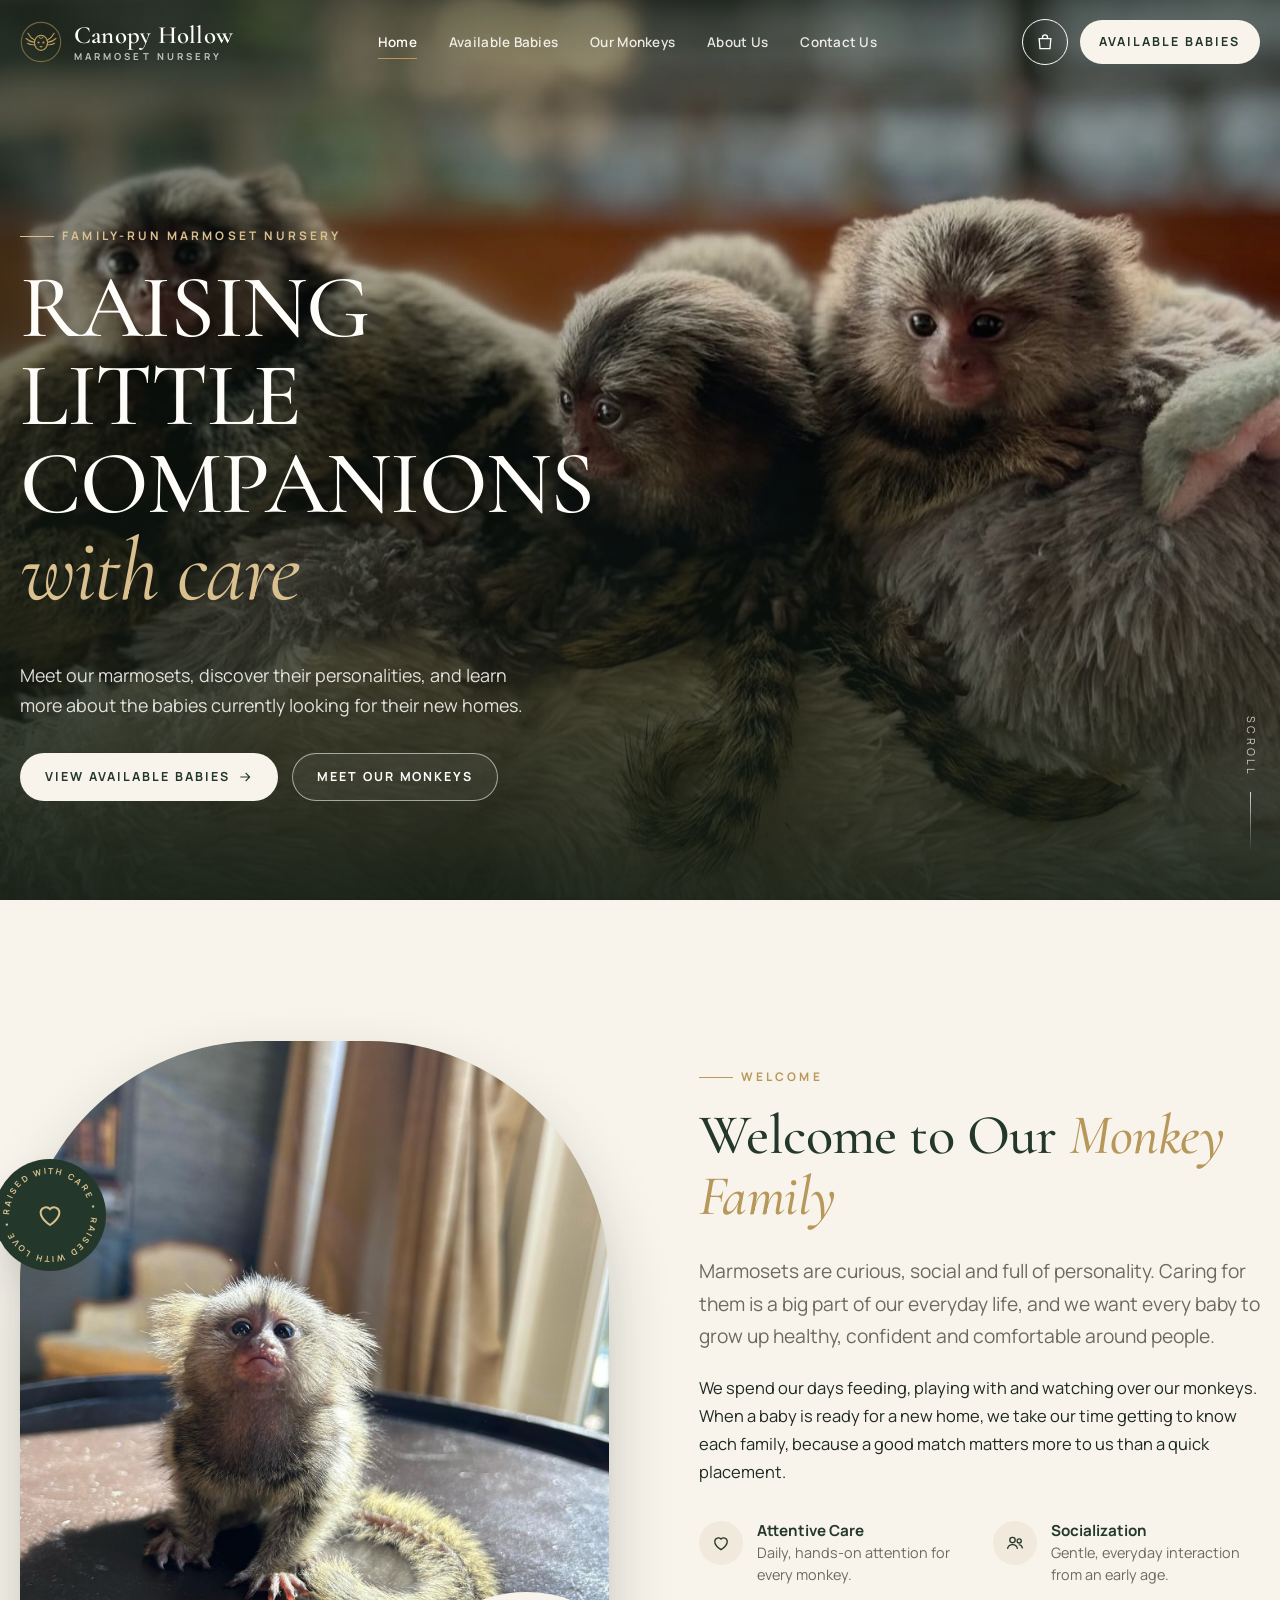
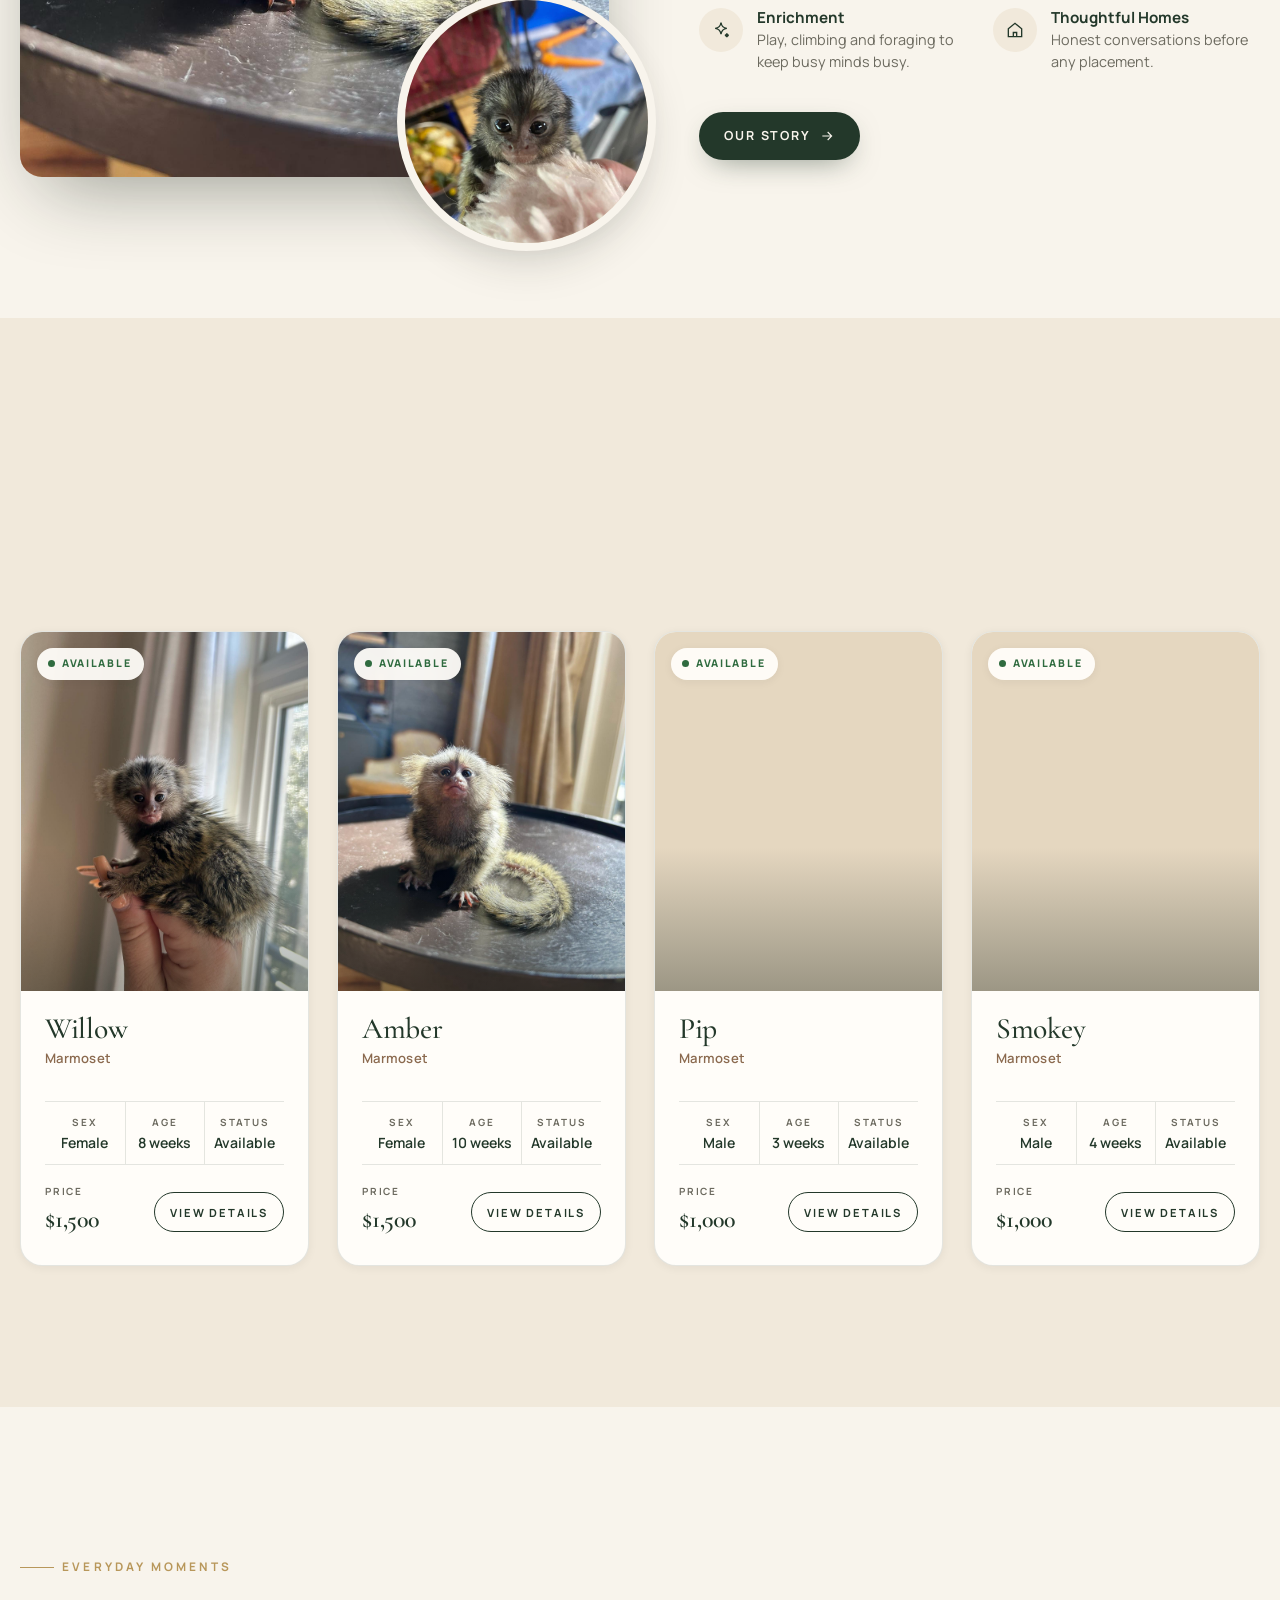
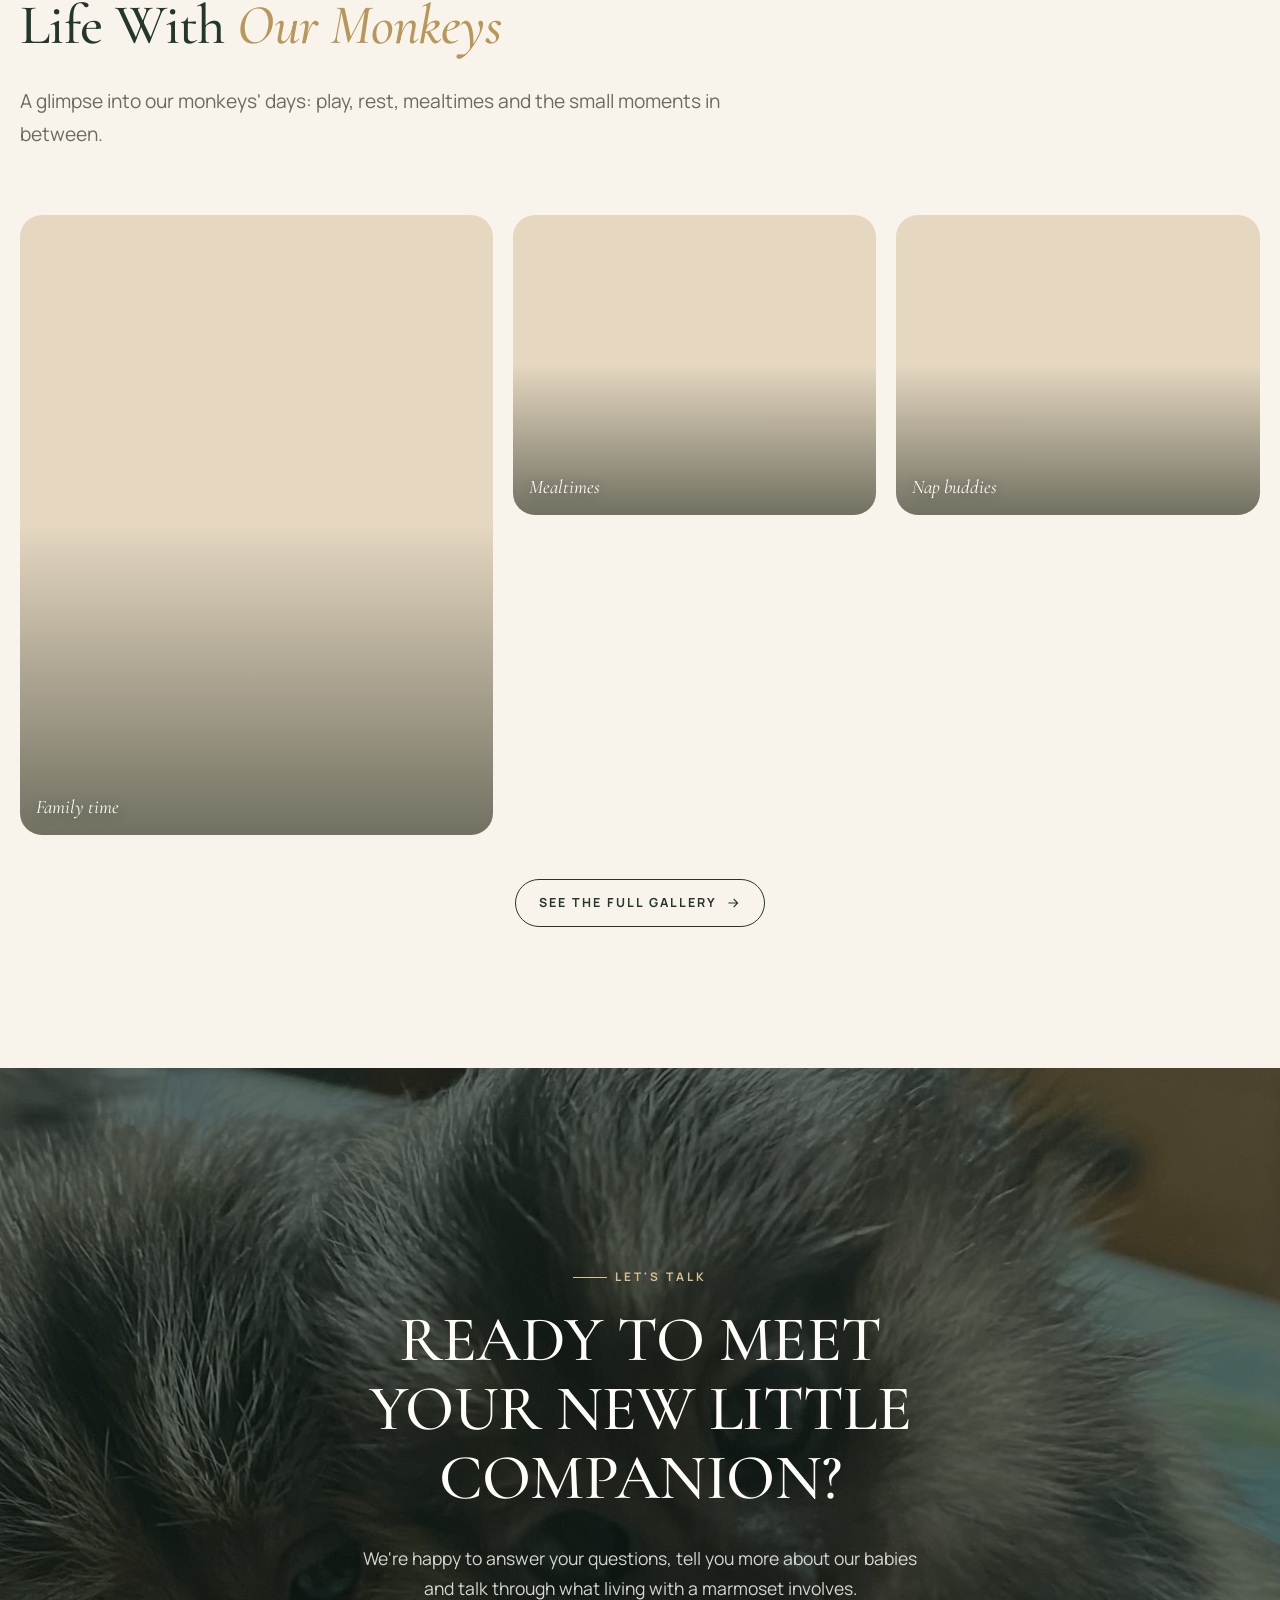
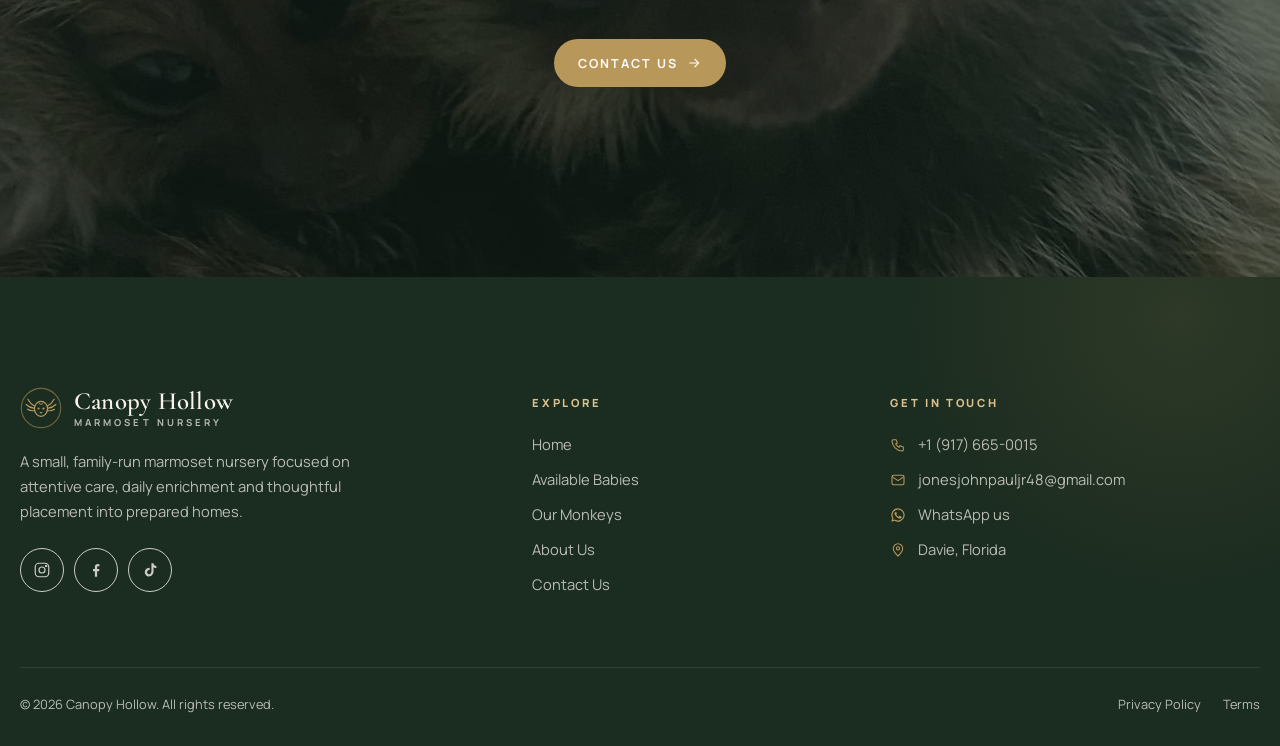
<file: index.html>
<!doctype html>
<html lang="en">
<head>
  <meta charset="utf-8">
  <meta name="viewport" content="width=device-width, initial-scale=1">
  <title>Canopy Hollow — Marmoset Nursery</title>
  <meta name="description" content="A small, family-run marmoset nursery. Meet our marmosets, discover their personalities and see the babies currently looking for their new homes.">
  <meta name="theme-color" content="#23382a">
  <link rel="preconnect" href="https://fonts.googleapis.com">
  <link rel="preconnect" href="https://fonts.gstatic.com" crossorigin>
  <link href="https://fonts.googleapis.com/css2?family=Cormorant+Garamond:ital,wght@0,400;0,500;0,600;1,400;1,500&family=Manrope:wght@400;500;600;700;800&display=swap" rel="stylesheet">
  <link rel="stylesheet" href="assets/css/style.css">
</head>
<body data-page="home" data-header="transparent">

  <div id="site-header"></div>

  <main>
    <!-- HERO -->
    <section class="hero">
      <div class="hero-media"><img data-img="images/hero.jpg" alt="Close-up of a marmoset" fetchpriority="high"></div>
      <div class="wrap hero-content">
        <span class="eyebrow">Family-Run Marmoset Nursery</span>
        <h1>Raising Little Companions <em>with care</em></h1>
        <p>Meet our marmosets, discover their personalities, and learn more about the babies currently looking for their new homes.</p>
        <div class="btn-row">
          <a class="btn btn-light" href="available-babies.html">View Available Babies <span data-icon="arrow"></span></a>
          <a class="btn btn-ghost" href="our-monkeys.html">Meet Our Monkeys</a>
        </div>
      </div>
      <div class="scroll-cue">Scroll</div>
    </section>

    <!-- WELCOME -->
    <section class="section">
      <div class="wrap intro-grid">
        <div class="intro-media reveal">
          <div class="frame frame-main"><img data-img="images/photo_2026-10-02_19-20-30 (3).jpg" alt="One of our marmosets" loading="lazy"></div>
          <div class="frame frame-small"><img data-img="images/photo_2026-10-02_20-01-10.jpg" alt="Marmoset baby" loading="lazy"></div>
          <div class="badge-seal" aria-hidden="true">
            <svg viewBox="0 0 120 120"><defs><path id="seal" d="M60 60m-44 0a44 44 0 1 1 88 0a44 44 0 1 1-88 0"/></defs>
              <text font-family="Manrope, sans-serif" font-size="9" font-weight="700" letter-spacing="2.4" fill="currentColor"><textPath href="#seal" textLength="272">RAISED WITH CARE • RAISED WITH LOVE •</textPath></text></svg>
            <span class="seal-center" data-icon="heart"></span>
          </div>
        </div>

        <div class="reveal reveal-d1">
          <span class="eyebrow">Welcome</span>
          <h2>Welcome to Our <em class="accent">Monkey Family</em></h2>
          <p class="lead">Marmosets are curious, social and full of personality. Caring for them is a big part of our everyday life, and we want every baby to grow up healthy, confident and comfortable around people.</p>
          <p>We spend our days feeding, playing with and watching over our monkeys. When a baby is ready for a new home, we take our time getting to know each family, because a good match matters more to us than a quick placement.</p>

          <div class="values">
            <div class="value"><span class="value-icon" data-icon="heart"></span><div><h4>Attentive Care</h4><p>Daily, hands-on attention for every monkey.</p></div></div>
            <div class="value"><span class="value-icon" data-icon="users"></span><div><h4>Socialization</h4><p>Gentle, everyday interaction from an early age.</p></div></div>
            <div class="value"><span class="value-icon" data-icon="sparkle"></span><div><h4>Enrichment</h4><p>Play, climbing and foraging to keep busy minds busy.</p></div></div>
            <div class="value"><span class="value-icon" data-icon="home"></span><div><h4>Thoughtful Homes</h4><p>Honest conversations before any placement.</p></div></div>
          </div>
          <a class="btn btn-primary" href="about-us.html">Our Story <span data-icon="arrow"></span></a>
        </div>
      </div>
    </section>

    <!-- MEET OUR BABIES -->
    <section class="section section-cream">
      <div class="wrap">
        <div class="section-head reveal">
          <div>
            <span class="eyebrow">Currently Available</span>
            <h2>Meet Our Babies</h2>
          </div>
          <a class="btn btn-outline" href="available-babies.html">View Babies <span data-icon="arrow"></span></a>
        </div>
        <div class="baby-grid featured" id="featured-babies"></div>
      </div>
    </section>

    <!-- LIFE WITH OUR MONKEYS -->
    <section class="section">
      <div class="wrap">
        <div class="section-head reveal">
          <div>
            <span class="eyebrow">Everyday Moments</span>
            <h2>Life With <em class="accent">Our Monkeys</em></h2>
          </div>
          <p class="lead">A glimpse into our monkeys' days: play, rest, mealtimes and the small moments in between.</p>
        </div>
        <div class="life-grid" id="life-grid"></div>
        <div class="center" style="margin-top:44px">
          <a class="btn btn-outline" href="our-monkeys.html">See the Full Gallery <span data-icon="arrow"></span></a>
        </div>
      </div>
    </section>

    <!-- CTA -->
    <section class="cta-band">
      <div class="hero-media"><img data-img="images/photo_2026-10-02_20-00-37 (2).jpg" alt="" loading="lazy"></div>
      <div class="wrap reveal">
        <span class="eyebrow">Let's Talk</span>
        <h2>Ready to meet your new little companion?</h2>
        <p>We're happy to answer your questions, tell you more about our babies and talk through what living with a marmoset involves.</p>
        <a class="btn btn-gold" href="contact-us.html">Contact Us <span data-icon="arrow"></span></a>
      </div>
    </section>
  </main>

  <div id="site-footer"></div>

  <script src="assets/js/site-data.js"></script>
  <script src="assets/js/main.js"></script>
  <!--Start of Tawk.to Script-->
  <script type="text/javascript">
  var Tawk_API=Tawk_API||{}, Tawk_LoadStart=new Date();
  (function(){
  var s1=document.createElement("script"),s0=document.getElementsByTagName("script")[0];
  s1.async=true;
  s1.src='https://embed.tawk.to/6ac56ca7e727fe34c255502d/1k49j0sik';
  s1.charset='UTF-8';
  s1.setAttribute('crossorigin','*');
  s0.parentNode.insertBefore(s1,s0);
  })();
  </script>
  <!--End of Tawk.to Script-->
</body>
</html>
</file>
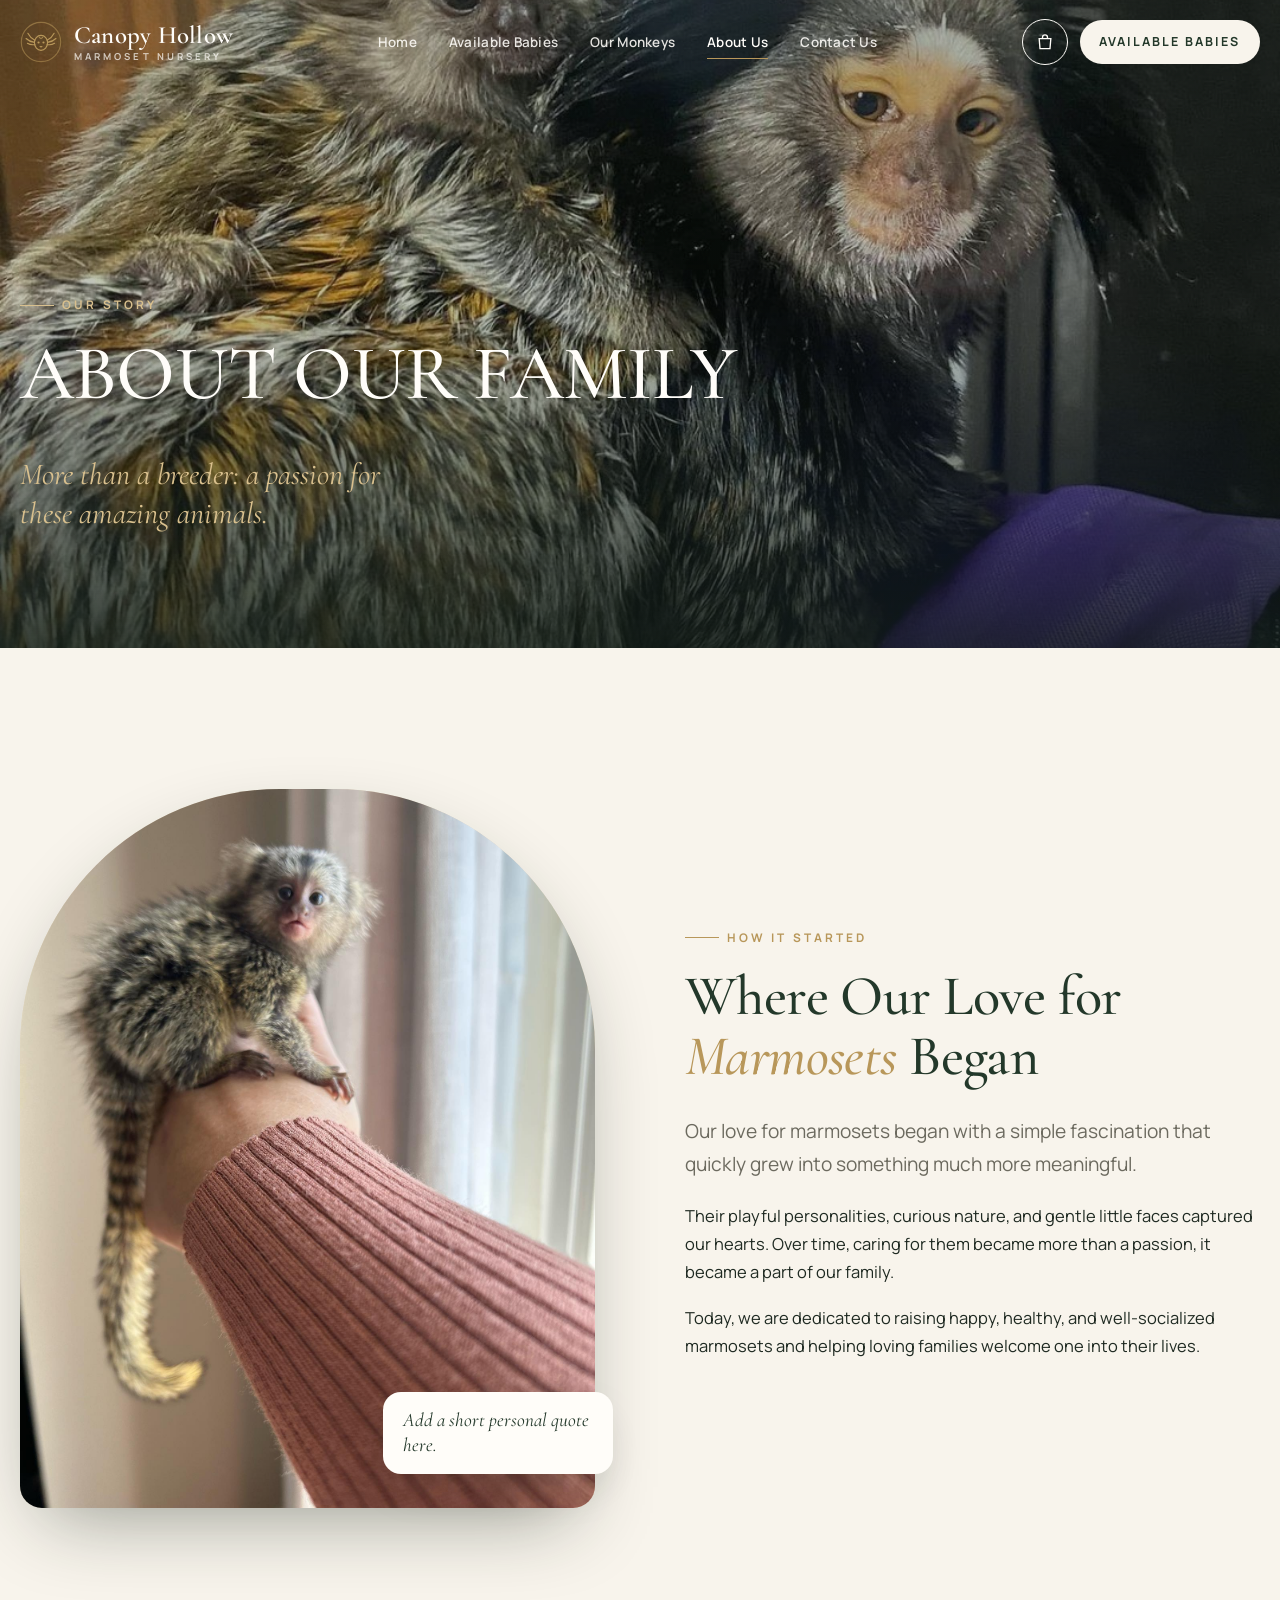
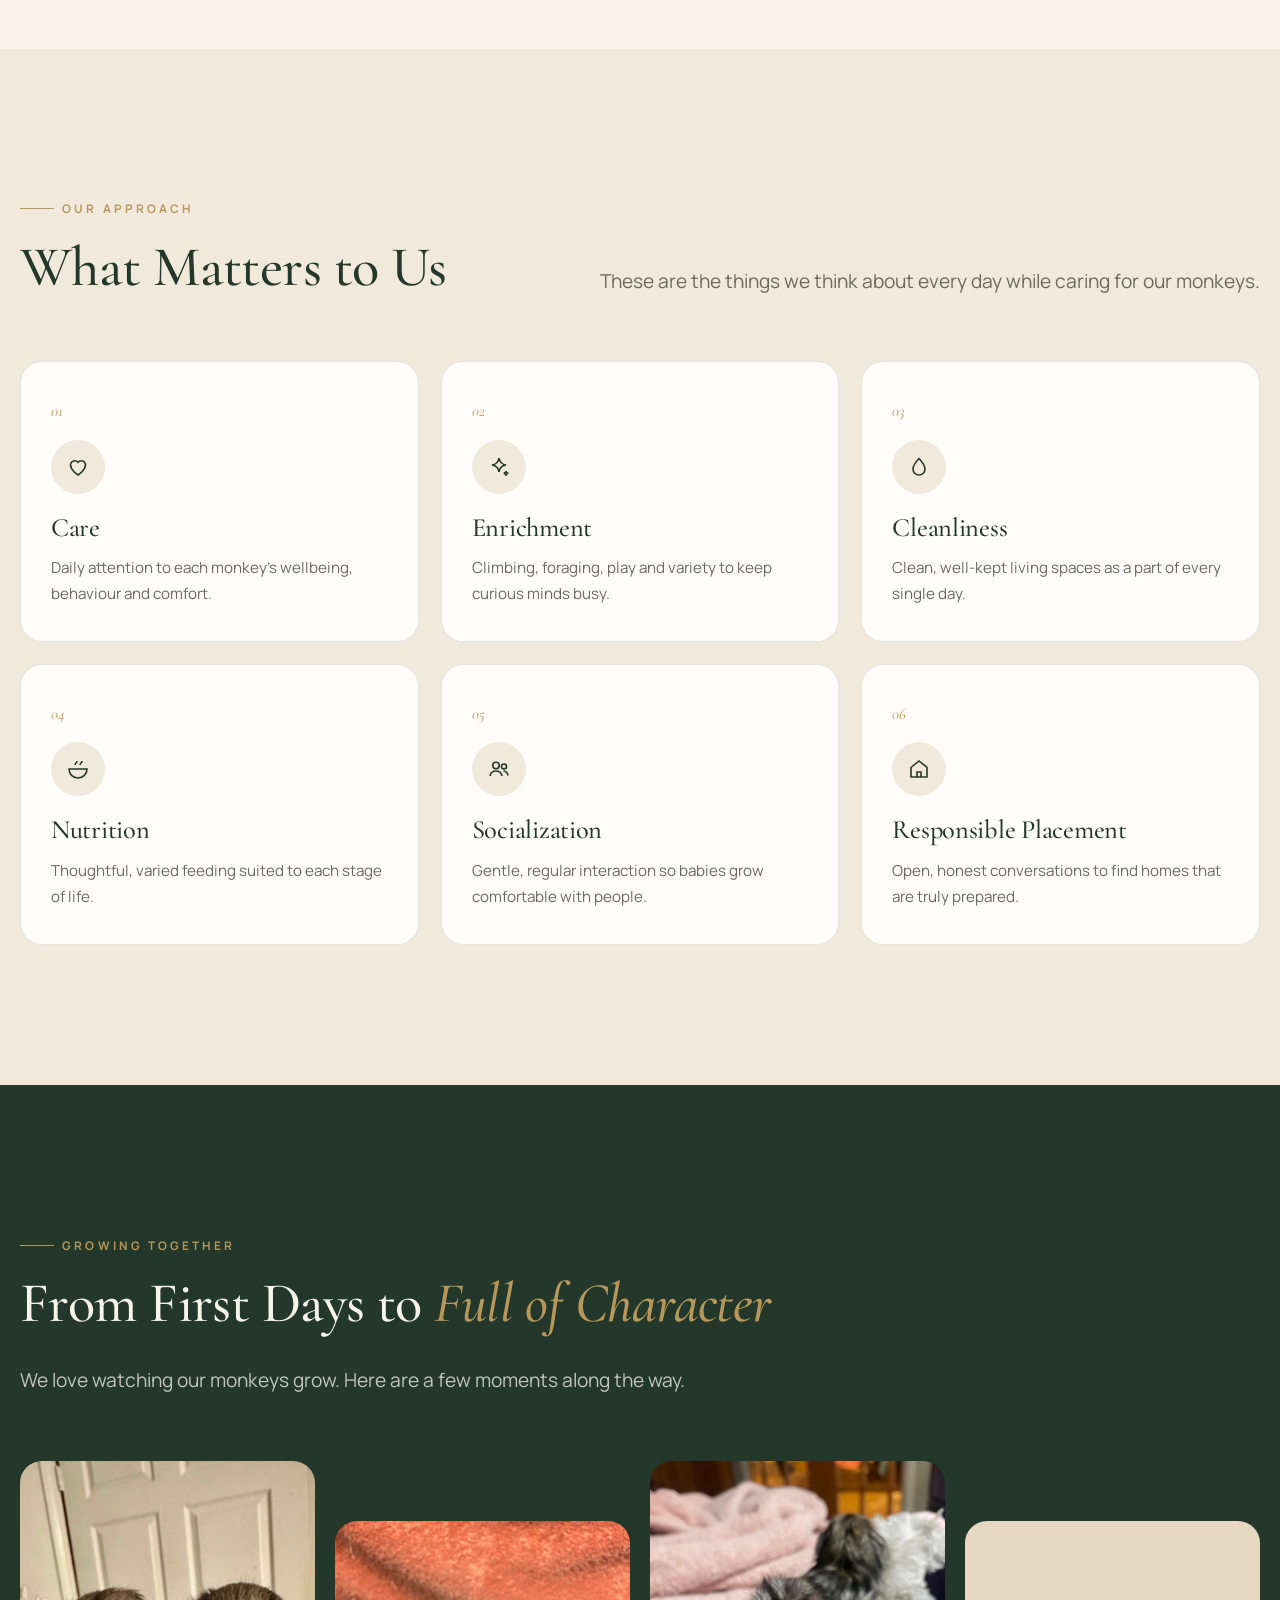
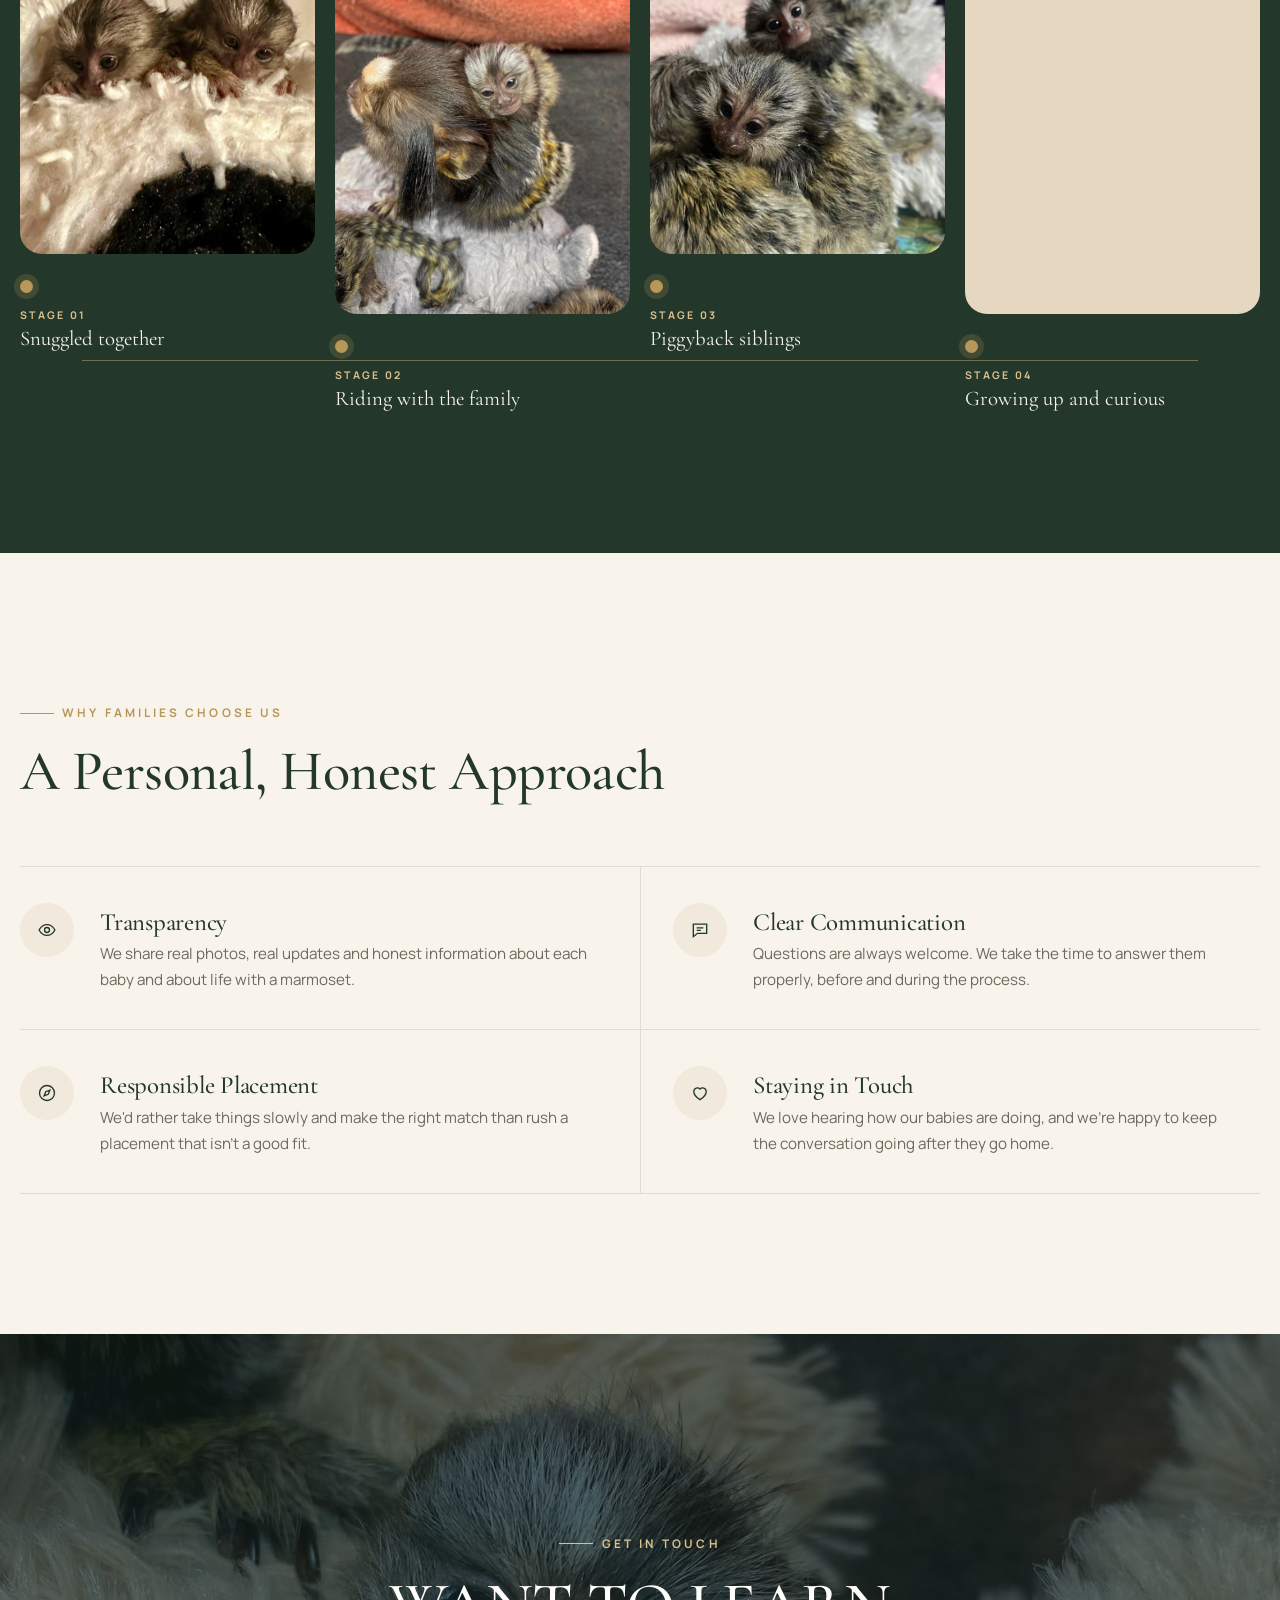
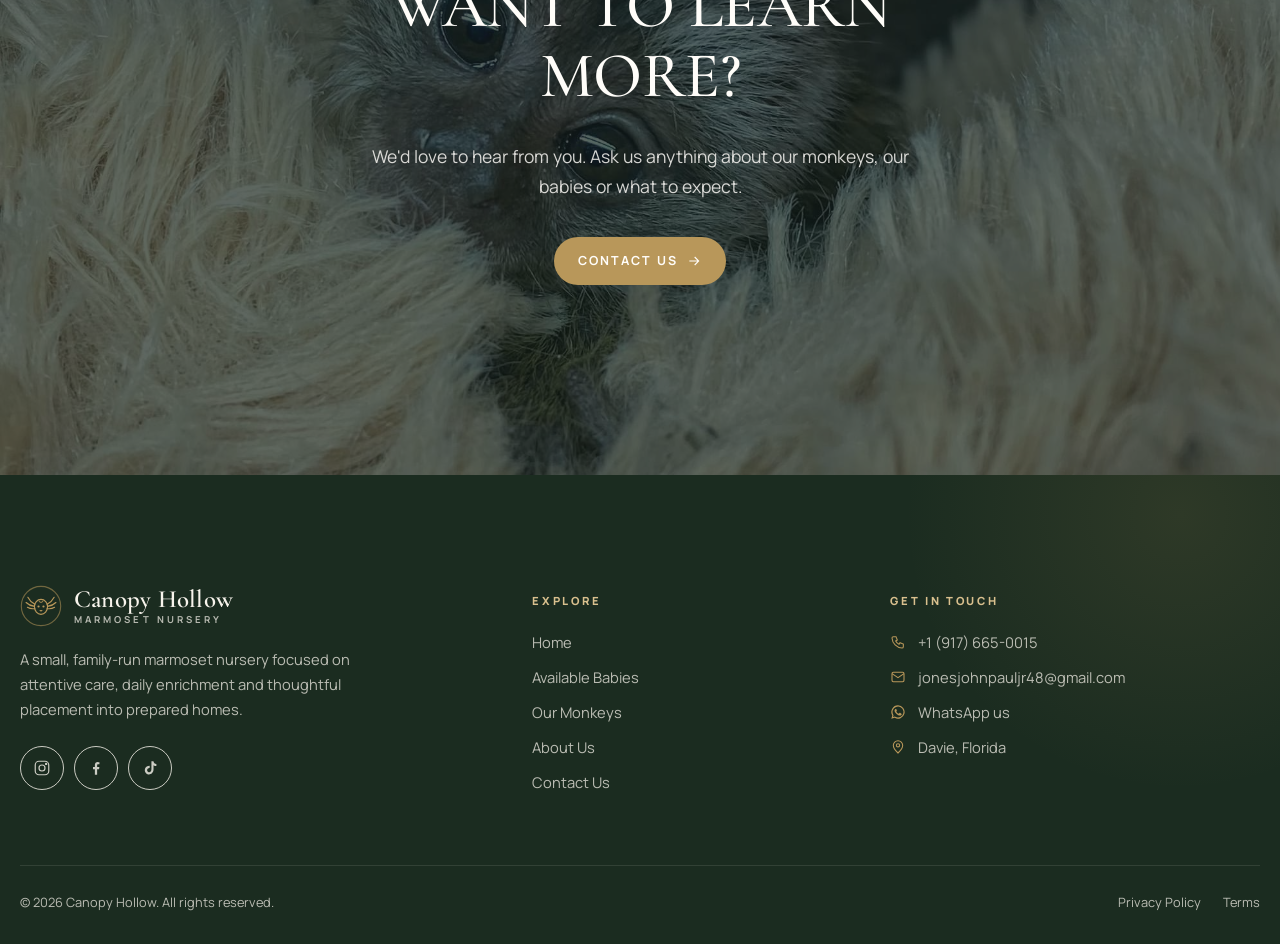
<file: about-us.html>
<!doctype html>
<html lang="en">
<head>
  <meta charset="utf-8">
  <meta name="viewport" content="width=device-width, initial-scale=1">
  <title>About Us — Canopy Hollow</title>
  <meta name="description" content="The family behind our marmoset nursery: how it started, how we care for our monkeys and how we approach every placement.">
  <meta name="theme-color" content="#23382a">
  <link rel="preconnect" href="https://fonts.googleapis.com">
  <link rel="preconnect" href="https://fonts.gstatic.com" crossorigin>
  <link href="https://fonts.googleapis.com/css2?family=Cormorant+Garamond:ital,wght@0,400;0,500;0,600;1,400;1,500&family=Manrope:wght@400;500;600;700;800&display=swap" rel="stylesheet">
  <link rel="stylesheet" href="assets/css/style.css">
</head>
<body data-page="about" data-header="transparent">

  <div id="site-header"></div>

  <main>
    <section class="page-hero">
      <div class="hero-media"><img data-img="images/photo_2026-10-02_20-01-53.jpg" alt="Our family with our marmosets" fetchpriority="high"></div>
      <div class="wrap hero-content">
        <span class="eyebrow">Our Story</span>
        <h1>About Our Family</h1>
        <p class="sub">More than a breeder: a passion for these amazing animals.</p>
      </div>
    </section>

    <!-- HOW IT STARTED -->
    <section class="section">
      <div class="wrap story-grid">
        <div class="story-media reveal">
          <div class="frame arch"><img data-img="images/photo_2026-10-02_19-20-30 (4).jpg" alt="The breeder with a marmoset" loading="lazy"></div>
          <div class="tag">Add a short personal quote here.</div>
        </div>
        <div class="reveal reveal-d1">
          <span class="eyebrow">How It Started</span>
          <h2>Where Our Love for <em class="accent">Marmosets</em> Began</h2>
          <p class="lead">Our love for marmosets began with a simple fascination that quickly grew into something much more meaningful.</p>
          <p>Their playful personalities, curious nature, and gentle little faces captured our hearts. Over time, caring for them became more than a passion, it became a part of our family.</p>
          <p>Today, we are dedicated to raising happy, healthy, and well-socialized marmosets and helping loving families welcome one into their lives.</p>
        </div>
      </div>
    </section>

    <!-- OUR APPROACH -->
    <section class="section section-cream">
      <div class="wrap">
        <div class="section-head reveal">
          <div>
            <span class="eyebrow">Our Approach</span>
            <h2>What Matters to Us</h2>
          </div>
          <p class="lead">These are the things we think about every day while caring for our monkeys.</p>
        </div>
        <div class="approach-grid">
          <div class="approach-card reveal"><span class="num">01</span><div class="value-icon" data-icon="heart"></div><h3>Care</h3><p>Daily attention to each monkey's wellbeing, behaviour and comfort.</p></div>
          <div class="approach-card reveal reveal-d1"><span class="num">02</span><div class="value-icon" data-icon="sparkle"></div><h3>Enrichment</h3><p>Climbing, foraging, play and variety to keep curious minds busy.</p></div>
          <div class="approach-card reveal reveal-d2"><span class="num">03</span><div class="value-icon" data-icon="drop"></div><h3>Cleanliness</h3><p>Clean, well-kept living spaces as a part of every single day.</p></div>
          <div class="approach-card reveal"><span class="num">04</span><div class="value-icon" data-icon="bowl"></div><h3>Nutrition</h3><p>Thoughtful, varied feeding suited to each stage of life.</p></div>
          <div class="approach-card reveal reveal-d1"><span class="num">05</span><div class="value-icon" data-icon="users"></div><h3>Socialization</h3><p>Gentle, regular interaction so babies grow comfortable with people.</p></div>
          <div class="approach-card reveal reveal-d2"><span class="num">06</span><div class="value-icon" data-icon="home"></div><h3>Responsible Placement</h3><p>Open, honest conversations to find homes that are truly prepared.</p></div>
        </div>
      </div>
    </section>

    <!-- GROWING TOGETHER -->
    <section class="section section-forest">
      <div class="wrap">
        <div class="section-head reveal">
          <div>
            <span class="eyebrow">Growing Together</span>
            <h2>From First Days to <em class="accent">Full of Character</em></h2>
          </div>
          <p class="lead">We love watching our monkeys grow. Here are a few moments along the way.</p>
        </div>
        <div class="timeline" id="timeline"></div>
      </div>
    </section>

    <!-- WHY FAMILIES CHOOSE US -->
    <section class="section">
      <div class="wrap">
        <div class="section-head reveal">
          <div>
            <span class="eyebrow">Why Families Choose Us</span>
            <h2>A Personal, Honest Approach</h2>
          </div>
        </div>
        <div class="trust-grid">
          <div class="trust-item reveal"><span class="value-icon" data-icon="eye"></span><div><h3>Transparency</h3><p>We share real photos, real updates and honest information about each baby and about life with a marmoset.</p></div></div>
          <div class="trust-item reveal reveal-d1"><span class="value-icon" data-icon="chat"></span><div><h3>Clear Communication</h3><p>Questions are always welcome. We take the time to answer them properly, before and during the process.</p></div></div>
          <div class="trust-item reveal"><span class="value-icon" data-icon="compass"></span><div><h3>Responsible Placement</h3><p>We'd rather take things slowly and make the right match than rush a placement that isn't a good fit.</p></div></div>
          <div class="trust-item reveal reveal-d1"><span class="value-icon" data-icon="heart"></span><div><h3>Staying in Touch</h3><p>We love hearing how our babies are doing, and we're happy to keep the conversation going after they go home.</p></div></div>
        </div>
      </div>
    </section>

    <section class="cta-band">
      <div class="hero-media"><img data-img="images/photo_2026-10-02_19-59-39 (2).jpg" alt="" loading="lazy"></div>
      <div class="wrap reveal">
        <span class="eyebrow">Get in Touch</span>
        <h2>Want to Learn More?</h2>
        <p>We'd love to hear from you. Ask us anything about our monkeys, our babies or what to expect.</p>
        <a class="btn btn-gold" href="contact-us.html">Contact Us <span data-icon="arrow"></span></a>
      </div>
    </section>
  </main>

  <div id="site-footer"></div>

  <script src="assets/js/site-data.js"></script>
  <script src="assets/js/main.js"></script>
  <!--Start of Tawk.to Script-->
  <script type="text/javascript">
  var Tawk_API=Tawk_API||{}, Tawk_LoadStart=new Date();
  (function(){
  var s1=document.createElement("script"),s0=document.getElementsByTagName("script")[0];
  s1.async=true;
  s1.src='https://embed.tawk.to/6ac56ca7e727fe34c255502d/1k49j0sik';
  s1.charset='UTF-8';
  s1.setAttribute('crossorigin','*');
  s0.parentNode.insertBefore(s1,s0);
  })();
  </script>
  <!--End of Tawk.to Script-->
</body>
</html>
</file>
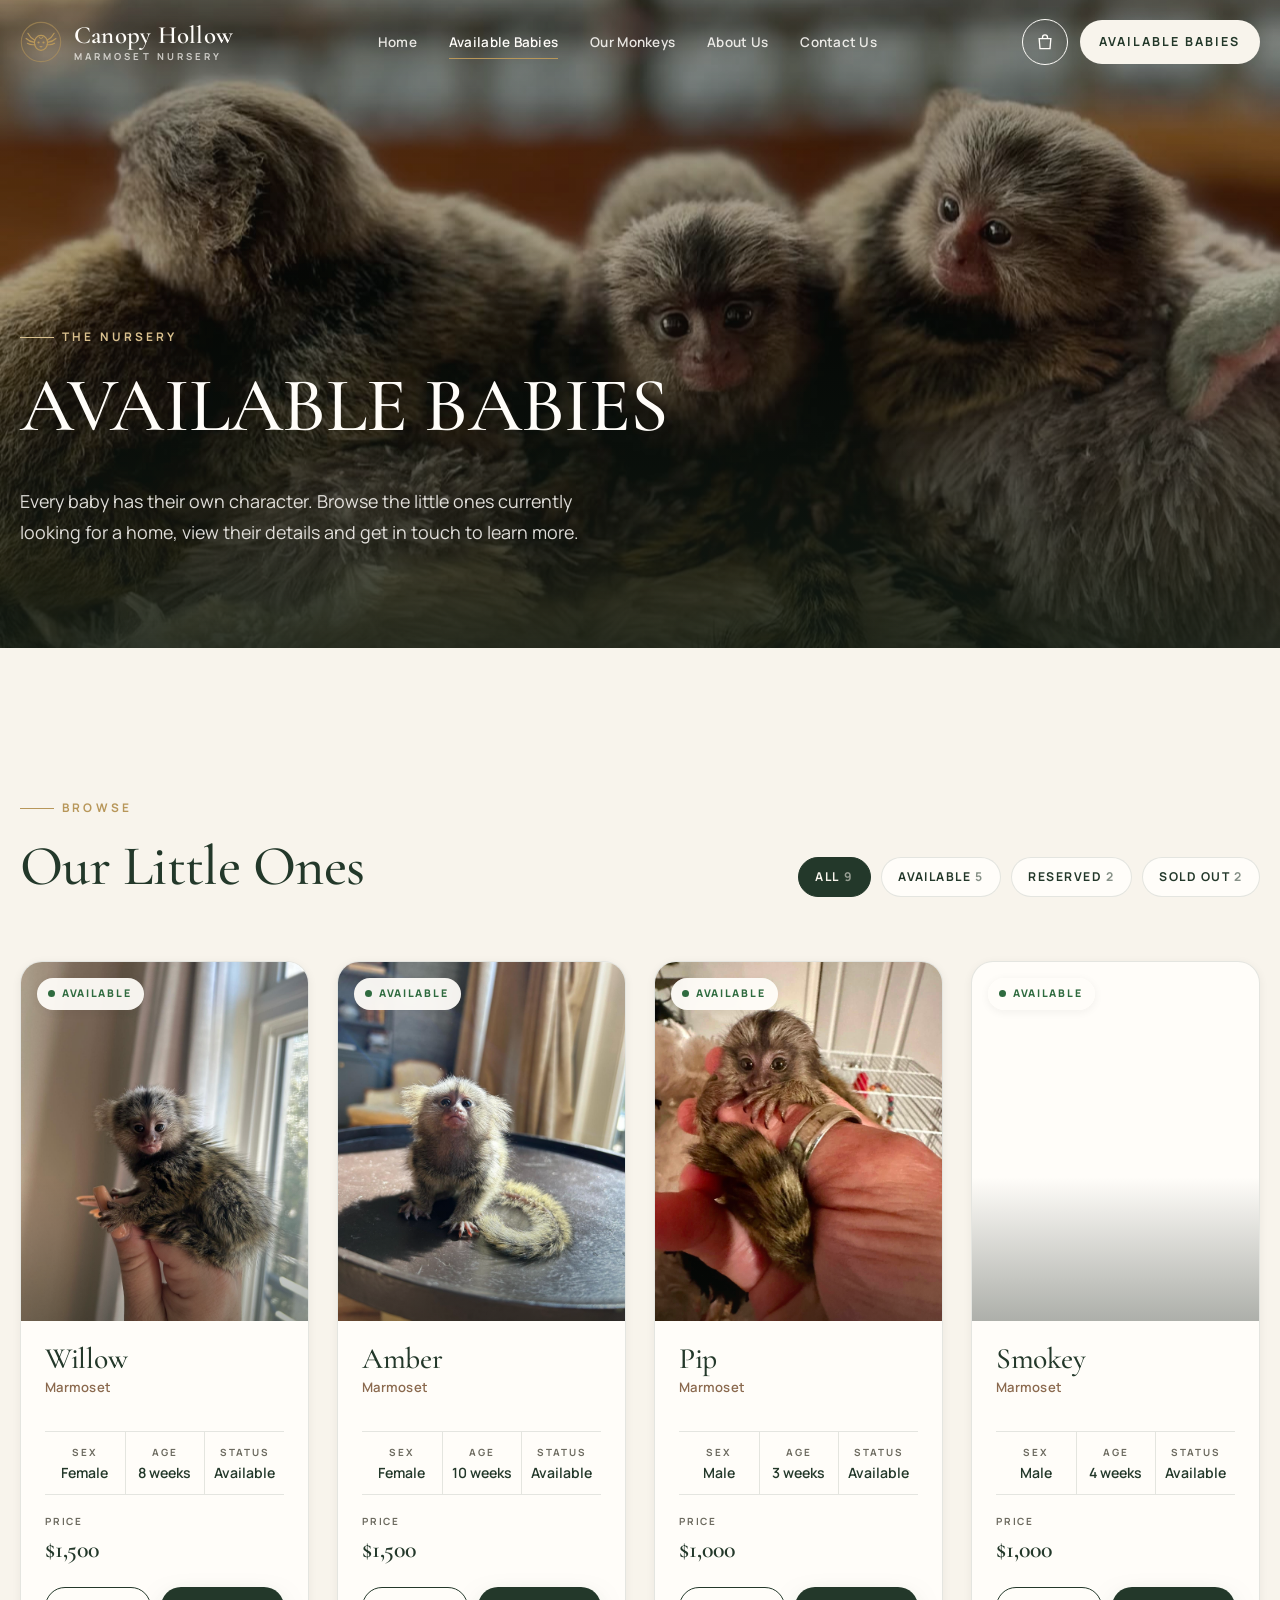
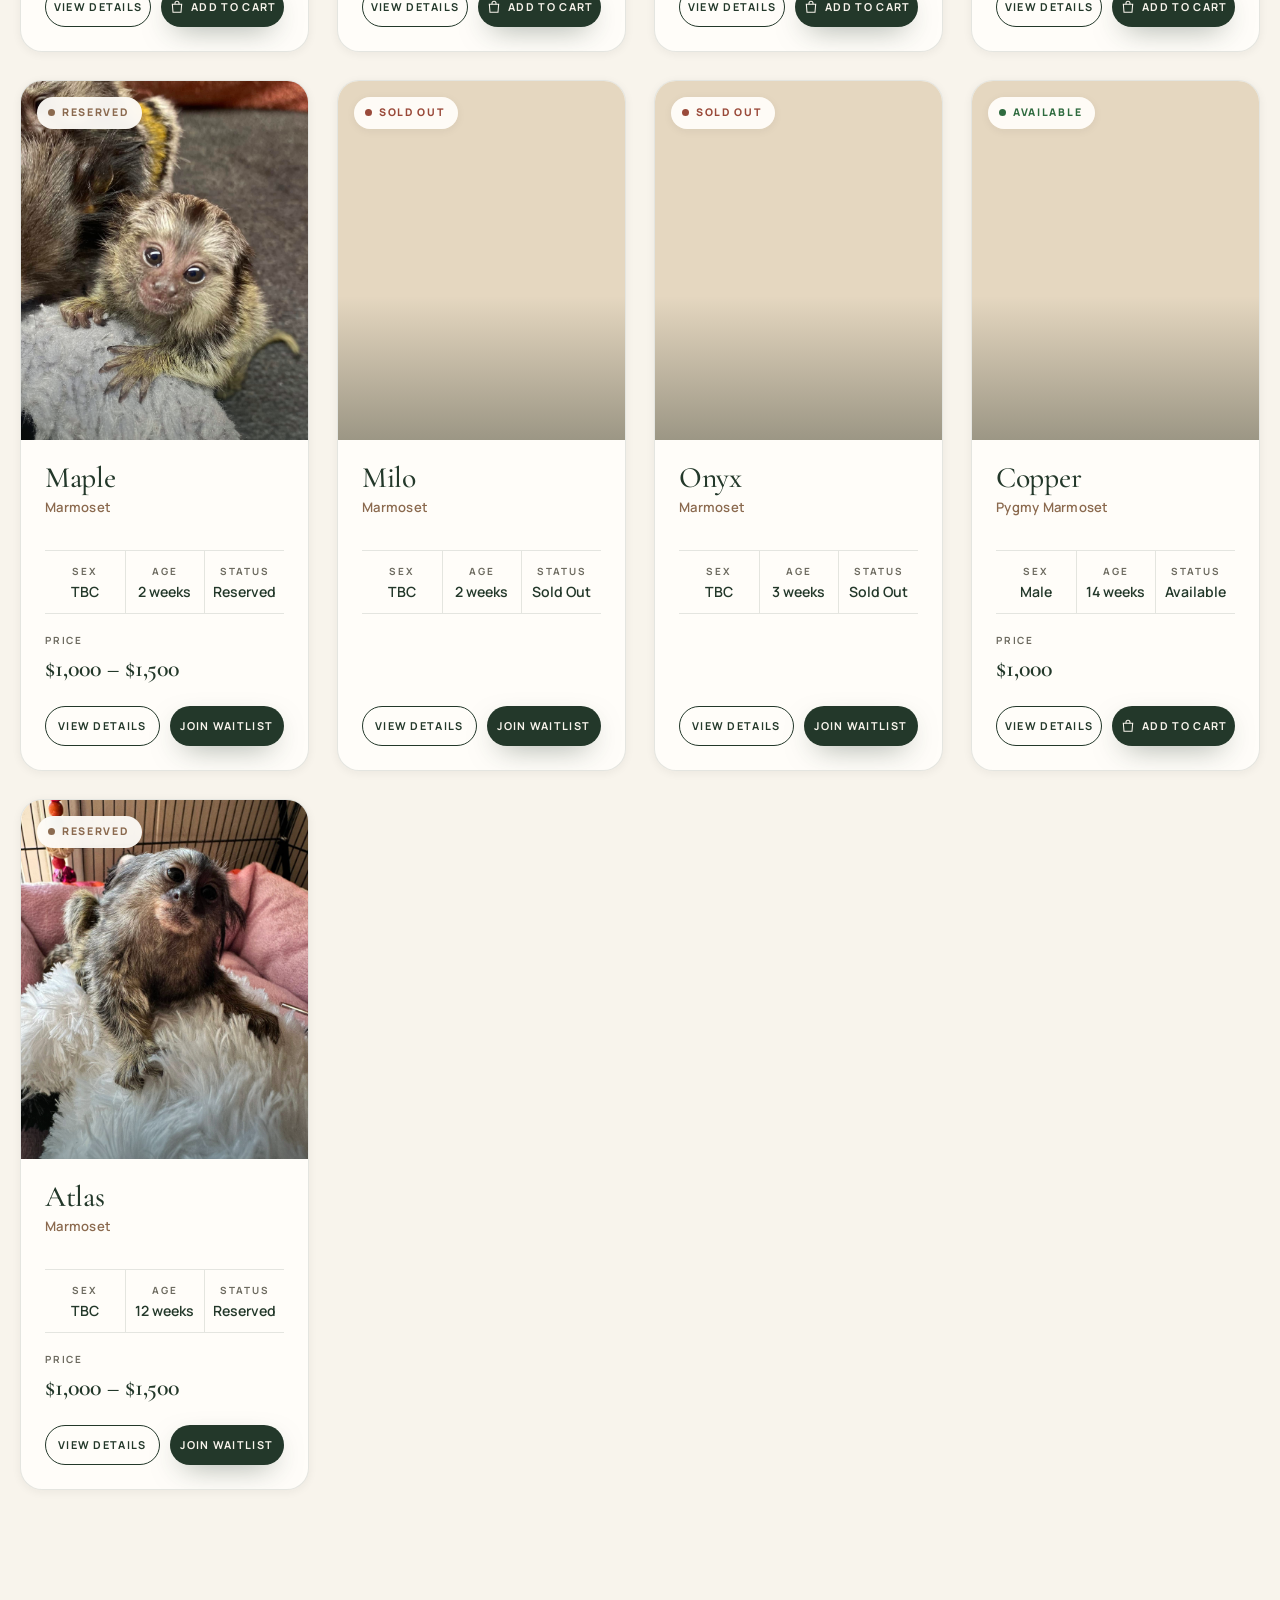
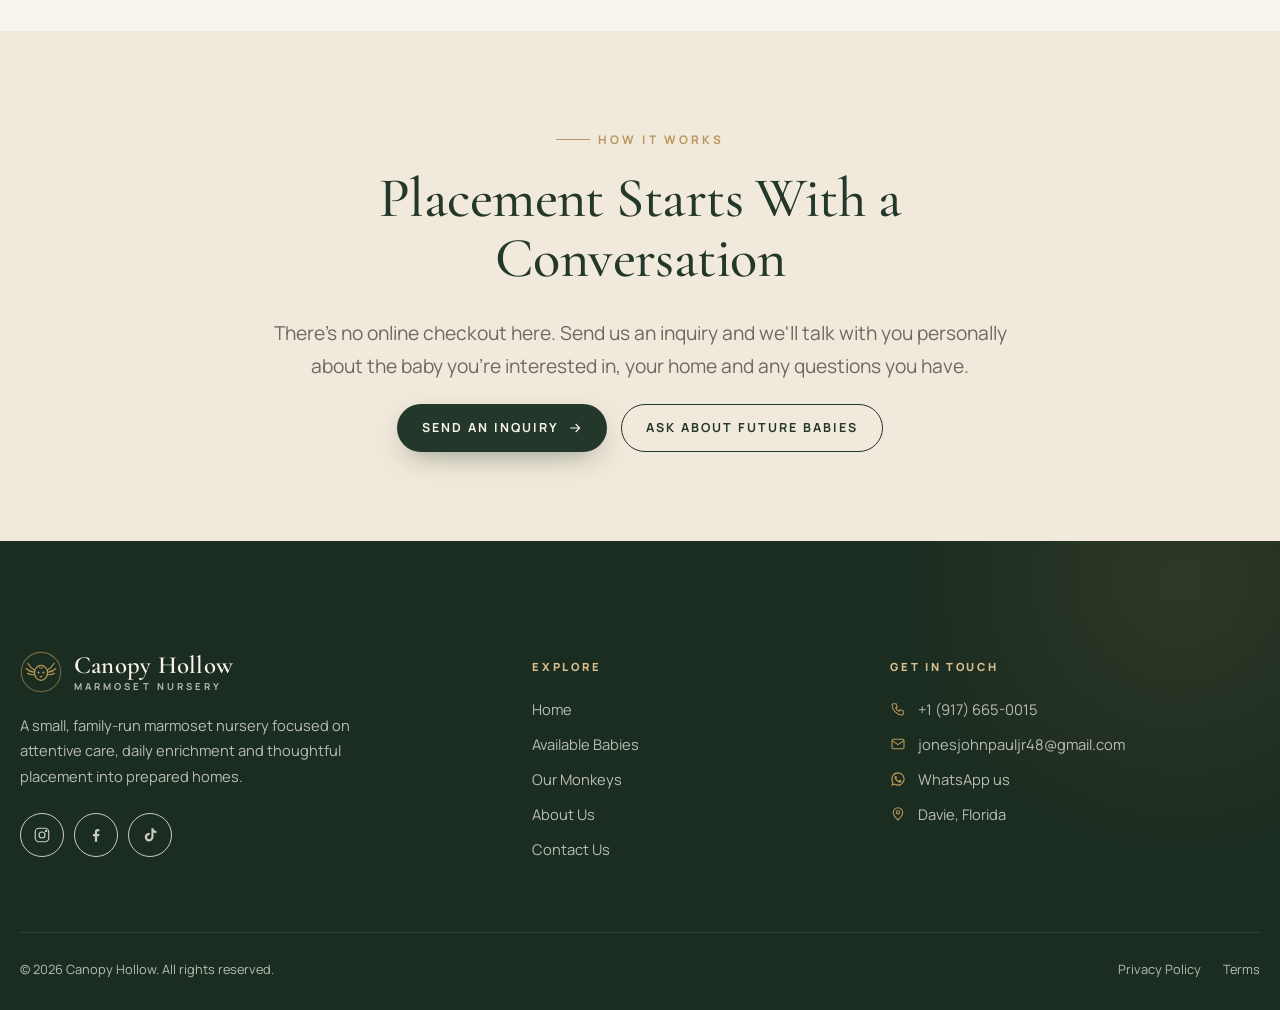
<file: available-babies.html>
<!doctype html>
<html lang="en">
<head>
  <meta charset="utf-8">
  <meta name="viewport" content="width=device-width, initial-scale=1">
  <title>Available Babies — Canopy Hollow</title>
  <meta name="description" content="See the marmoset babies currently available, reserved or coming soon, and inquire about the one that's right for you.">
  <meta name="theme-color" content="#23382a">
  <link rel="preconnect" href="https://fonts.googleapis.com">
  <link rel="preconnect" href="https://fonts.gstatic.com" crossorigin>
  <link href="https://fonts.googleapis.com/css2?family=Cormorant+Garamond:ital,wght@0,400;0,500;0,600;1,400;1,500&family=Manrope:wght@400;500;600;700;800&display=swap" rel="stylesheet">
  <link rel="stylesheet" href="assets/css/style.css">
</head>
<body data-page="babies" data-header="transparent">

  <div id="site-header"></div>

  <main>
    <section class="page-hero">
      <div class="hero-media"><img data-img="images/photo_2026-10-02_20-23-53 (3).jpg" alt="Marmoset baby" fetchpriority="high"></div>
      <div class="wrap hero-content">
        <span class="eyebrow">The Nursery</span>
        <h1>Available Babies</h1>
        <p>Every baby has their own character. Browse the little ones currently looking for a home, view their details and get in touch to learn more.</p>
      </div>
    </section>

    <section class="section">
      <div class="wrap">
        <div class="section-head reveal">
          <div>
            <span class="eyebrow">Browse</span>
            <h2>Our Little Ones</h2>
          </div>
          <div class="filters" id="baby-filters" aria-label="Filter by status"></div>
        </div>
        <div class="baby-grid" id="babies-grid"></div>
      </div>
    </section>

    <section class="section-sm section-cream">
      <div class="wrap-narrow center reveal">
        <span class="eyebrow">How It Works</span>
        <h2>Placement Starts With a Conversation</h2>
        <p class="lead">There's no online checkout here. Send us an inquiry and we'll talk with you personally about the baby you're interested in, your home and any questions you have.</p>
        <div class="btn-row">
          <a class="btn btn-primary" href="contact-us.html">Send an Inquiry <span data-icon="arrow"></span></a>
          <a class="btn btn-outline" href="contact-us.html?baby=waitlist">Ask About Future Babies</a>
        </div>
      </div>
    </section>
  </main>

  <div id="site-footer"></div>

  <script src="assets/js/site-data.js"></script>
  <script src="assets/js/main.js"></script>
  <!--Start of Tawk.to Script-->
  <script type="text/javascript">
  var Tawk_API=Tawk_API||{}, Tawk_LoadStart=new Date();
  (function(){
  var s1=document.createElement("script"),s0=document.getElementsByTagName("script")[0];
  s1.async=true;
  s1.src='https://embed.tawk.to/6ac56ca7e727fe34c255502d/1k49j0sik';
  s1.charset='UTF-8';
  s1.setAttribute('crossorigin','*');
  s0.parentNode.insertBefore(s1,s0);
  })();
  </script>
  <!--End of Tawk.to Script-->
</body>
</html>
</file>
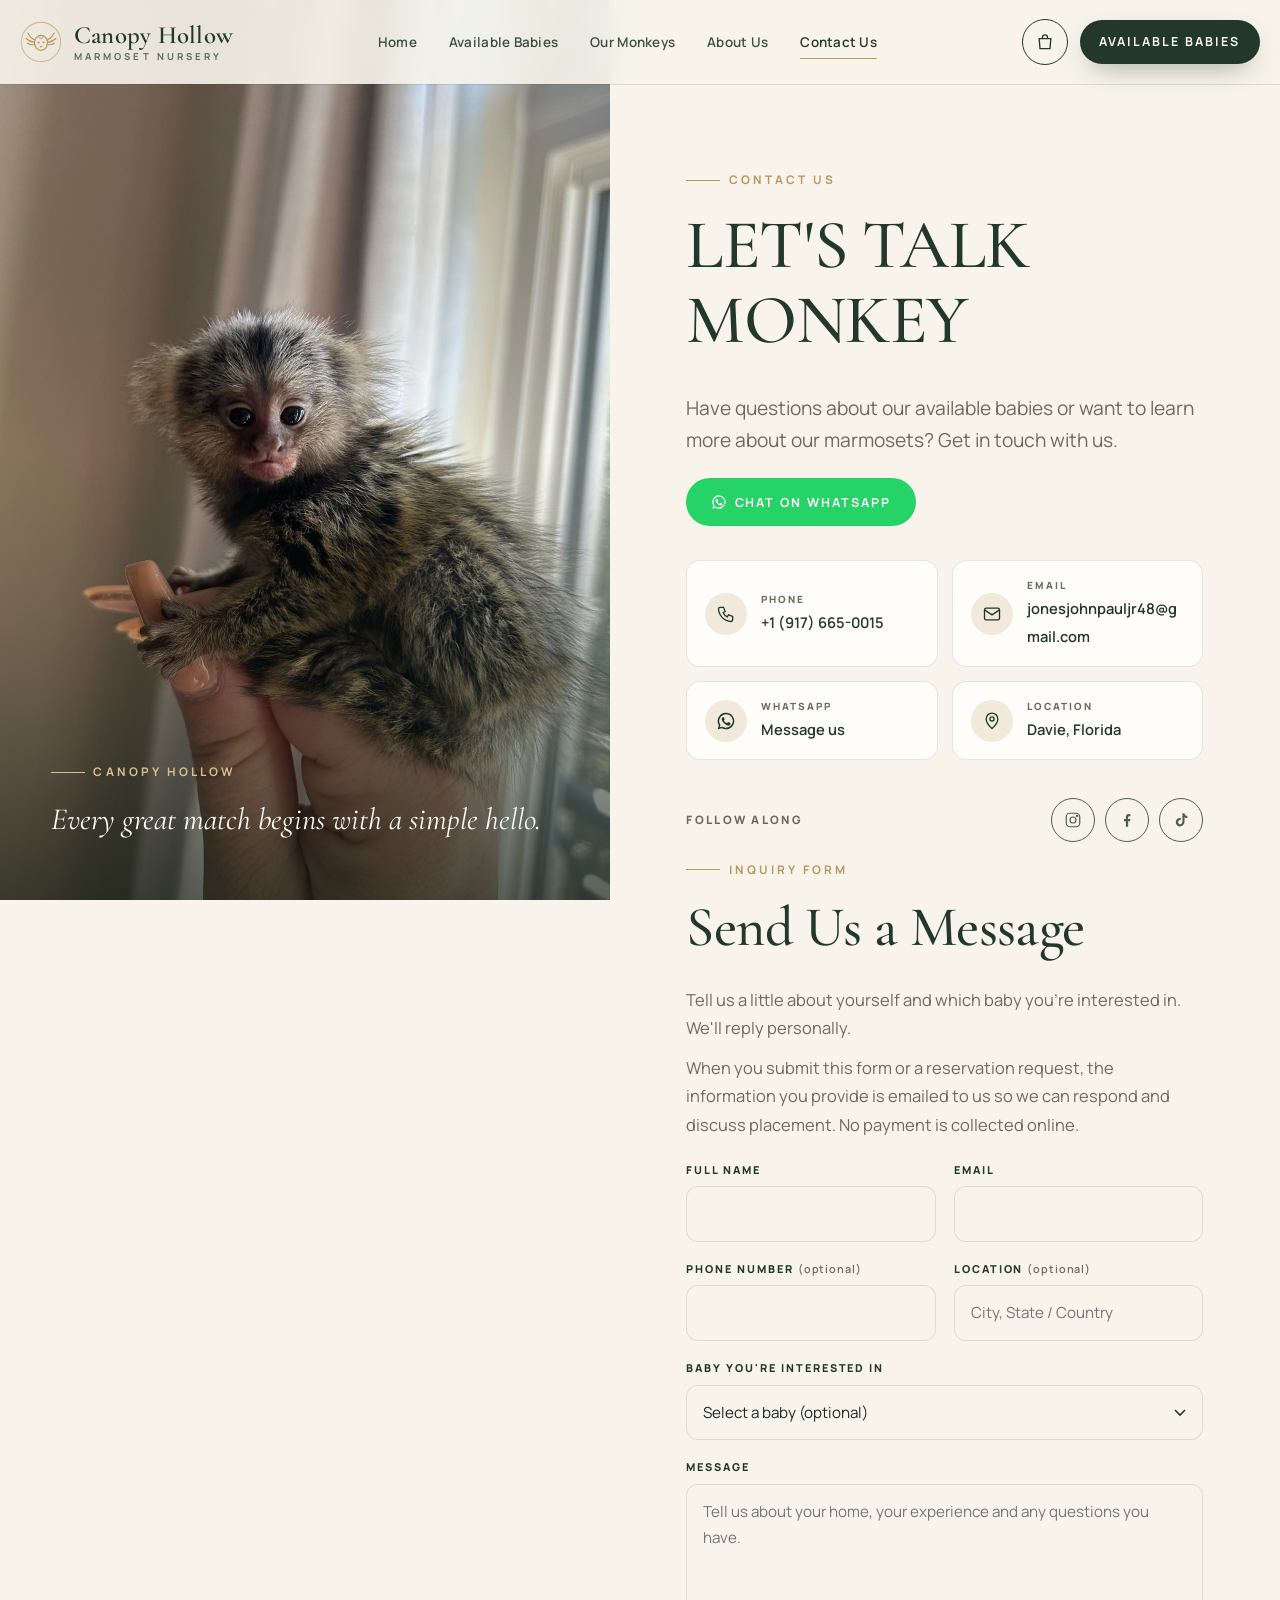
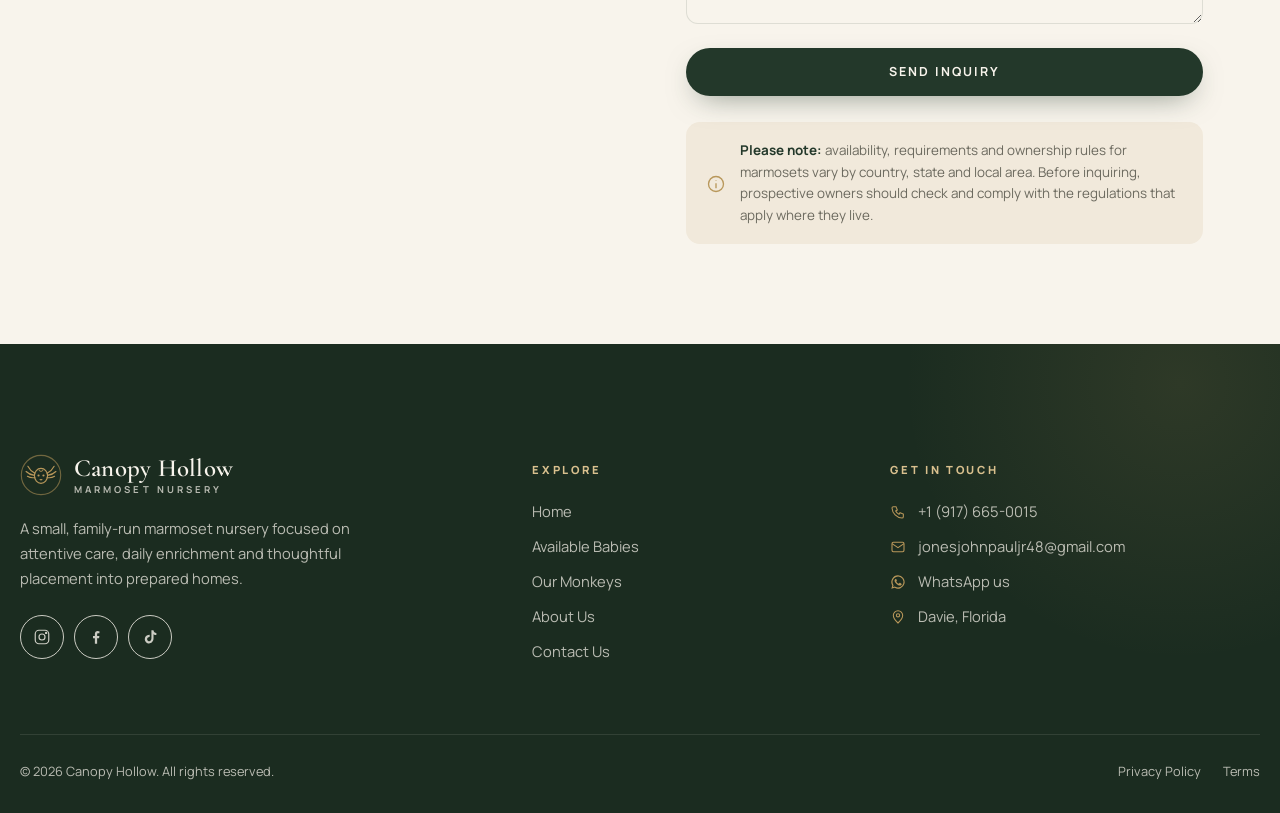
<file: contact-us.html>
<!doctype html>
<html lang="en">
<head>
  <meta charset="utf-8">
  <meta name="viewport" content="width=device-width, initial-scale=1">
  <title>Contact Us — Canopy Hollow</title>
  <meta name="description" content="Questions about our available babies or our marmosets? Get in touch by phone, email, WhatsApp or the inquiry form.">
  <meta name="theme-color" content="#23382a">
  <link rel="preconnect" href="https://fonts.googleapis.com">
  <link rel="preconnect" href="https://fonts.gstatic.com" crossorigin>
  <link href="https://fonts.googleapis.com/css2?family=Cormorant+Garamond:ital,wght@0,400;0,500;0,600;1,400;1,500&family=Manrope:wght@400;500;600;700;800&display=swap" rel="stylesheet">
  <link rel="stylesheet" href="assets/css/style.css">
</head>
<body data-page="contact" data-header="solid">

  <div id="site-header"></div>

  <main class="contact-split">
    <aside class="contact-media">
      <div class="frame"><img data-img="images/photo_2026-10-02_19-20-30.jpg" alt="A marmoset looking toward the camera" fetchpriority="high"></div>
      <div class="media-quote"><span class="eyebrow" style="color:var(--gold-soft)">Canopy Hollow</span><p>Every great match begins with a simple hello.</p></div>
    </aside>

    <div class="contact-body">
      <div class="hero-content">
        <span class="eyebrow">Contact Us</span>
        <h1>Let's Talk Monkey</h1>
        <p class="lead">Have questions about our available babies or want to learn more about our marmosets? Get in touch with us.</p>
        <div class="btn-row"><a class="btn btn-whatsapp" id="wa-cta" href="#" target="_blank" rel="noopener"><span data-icon="whatsapp"></span> Chat on WhatsApp</a></div>
      </div>

      <div class="contact-cards" id="contact-cards"></div>
      <div class="contact-social-row"><span>Follow along</span><div class="socials" id="contact-socials"></div></div>

      <form id="inquiry-form" action="https://formsubmit.co/ajax/jonesjohnpauljr48@gmail.com" method="POST">
        <span class="eyebrow">Inquiry Form</span>
        <h2>Send Us a Message</h2>
        <p style="color:var(--muted);margin:0">Tell us a little about yourself and which baby you're interested in. We'll reply personally.</p>
        <p style="color:var(--muted);margin:12px 0 0">When you submit this form or a reservation request, the information you provide is emailed to us so we can respond and discuss placement. No payment is collected online.</p>
        <div class="form-grid">
          <div class="field"><label for="f-name">Full Name</label><input id="f-name" name="name" autocomplete="name" required><span class="err">Please enter your name.</span></div>
          <div class="field"><label for="f-email">Email</label><input id="f-email" name="email" type="email" autocomplete="email" required><span class="err">Please enter a valid email.</span></div>
          <div class="field"><label for="f-phone">Phone Number <span class="opt">(optional)</span></label><input id="f-phone" name="phone" type="tel" autocomplete="tel"></div>
          <div class="field"><label for="f-loc">Location <span class="opt">(optional)</span></label><input id="f-loc" name="location" autocomplete="address-level2" placeholder="City, State / Country"></div>
          <div class="field full"><label for="f-baby">Baby You're Interested In</label><select id="f-baby" name="baby"></select></div>
          <div class="field full"><label for="f-msg">Message</label><textarea id="f-msg" name="message" required placeholder="Tell us about your home, your experience and any questions you have."></textarea><span class="err">Please write a short message.</span></div>
        </div>
        <div class="form-foot"><button class="btn btn-primary" type="submit">Send Inquiry</button></div>
        <div class="form-status" role="status" aria-live="polite"></div>
      </form>

      <div class="notice">
        <span data-icon="info"></span>
        <p style="margin:0"><strong>Please note:</strong> availability, requirements and ownership rules for marmosets vary by country, state and local area. Before inquiring, prospective owners should check and comply with the regulations that apply where they live.</p>
      </div>
    </div>
  </main>

  <div id="site-footer"></div>

  <script src="assets/js/site-data.js"></script>
  <script src="assets/js/main.js"></script>
  <!--Start of Tawk.to Script-->
  <script type="text/javascript">
  var Tawk_API=Tawk_API||{}, Tawk_LoadStart=new Date();
  (function(){
  var s1=document.createElement("script"),s0=document.getElementsByTagName("script")[0];
  s1.async=true;
  s1.src='https://embed.tawk.to/6ac56ca7e727fe34c255502d/1k49j0sik';
  s1.charset='UTF-8';
  s1.setAttribute('crossorigin','*');
  s0.parentNode.insertBefore(s1,s0);
  })();
  </script>
  <!--End of Tawk.to Script-->
</body>
</html>
</file>
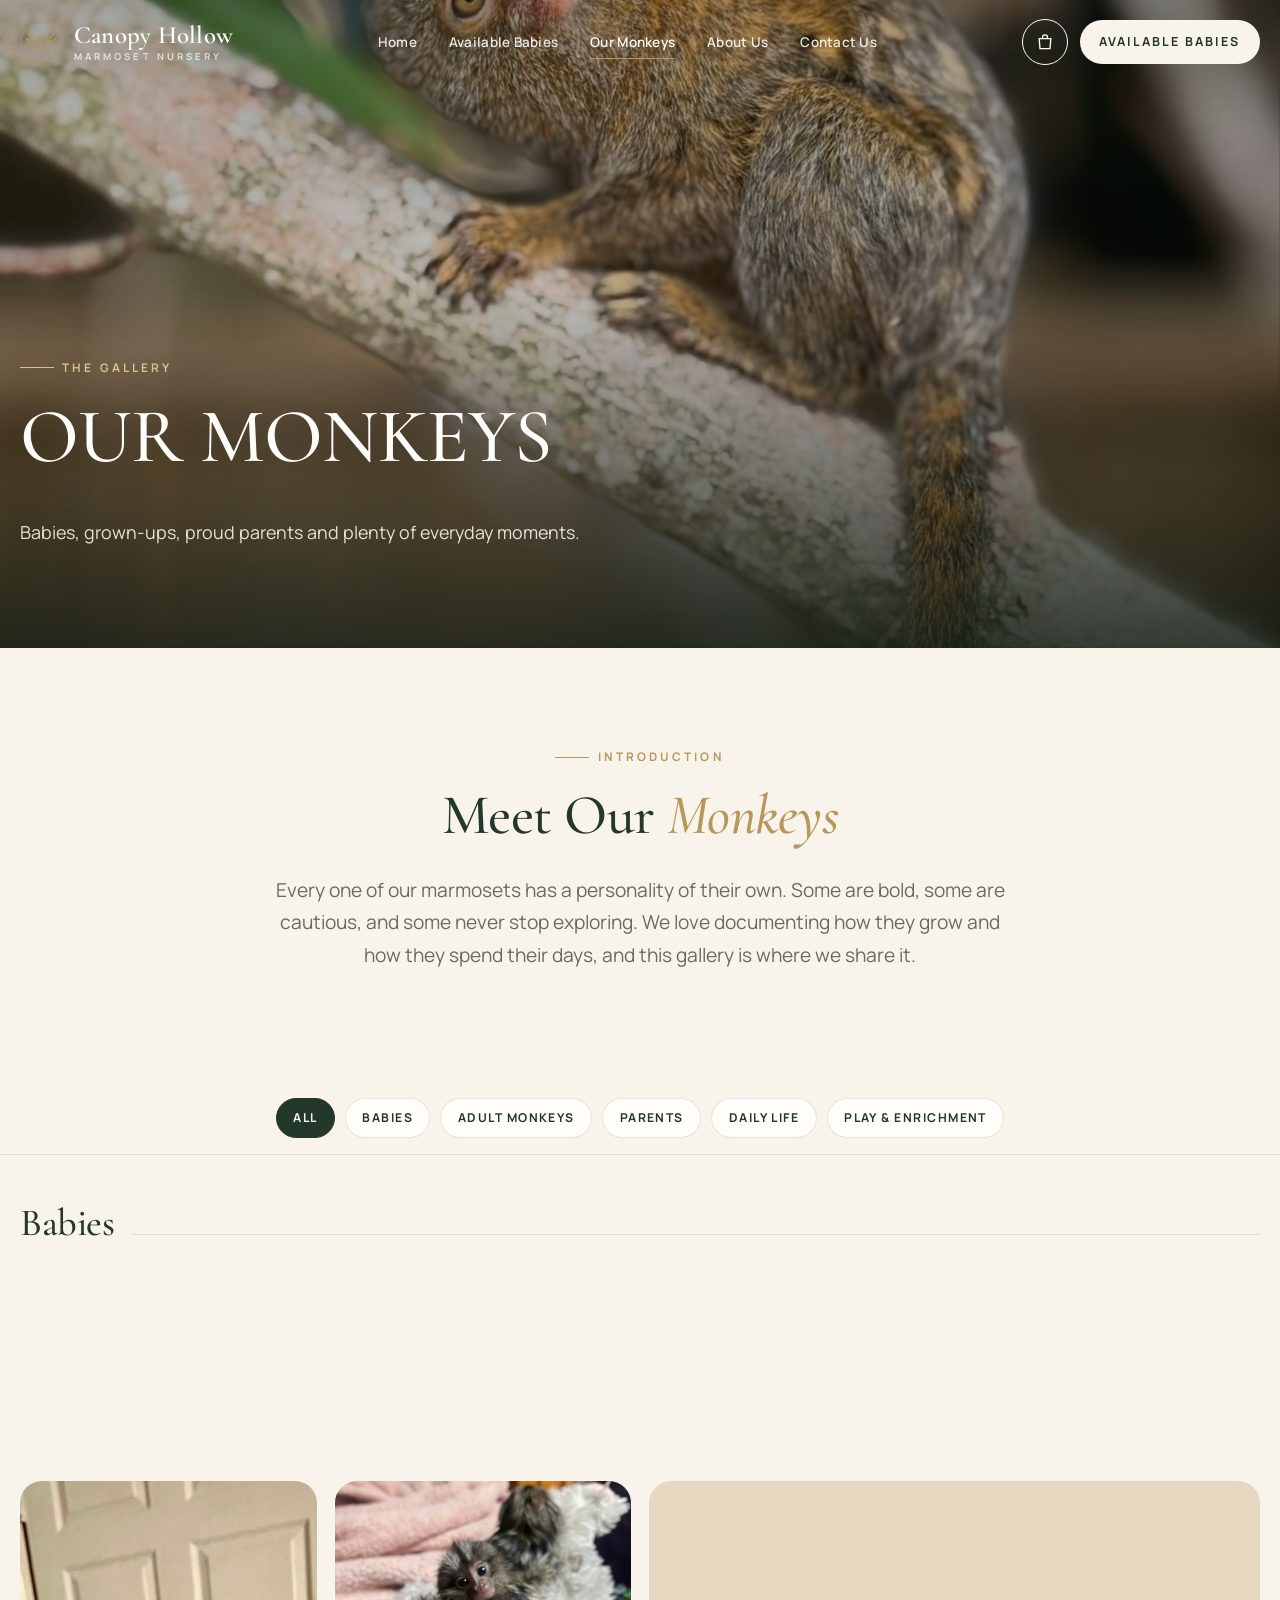
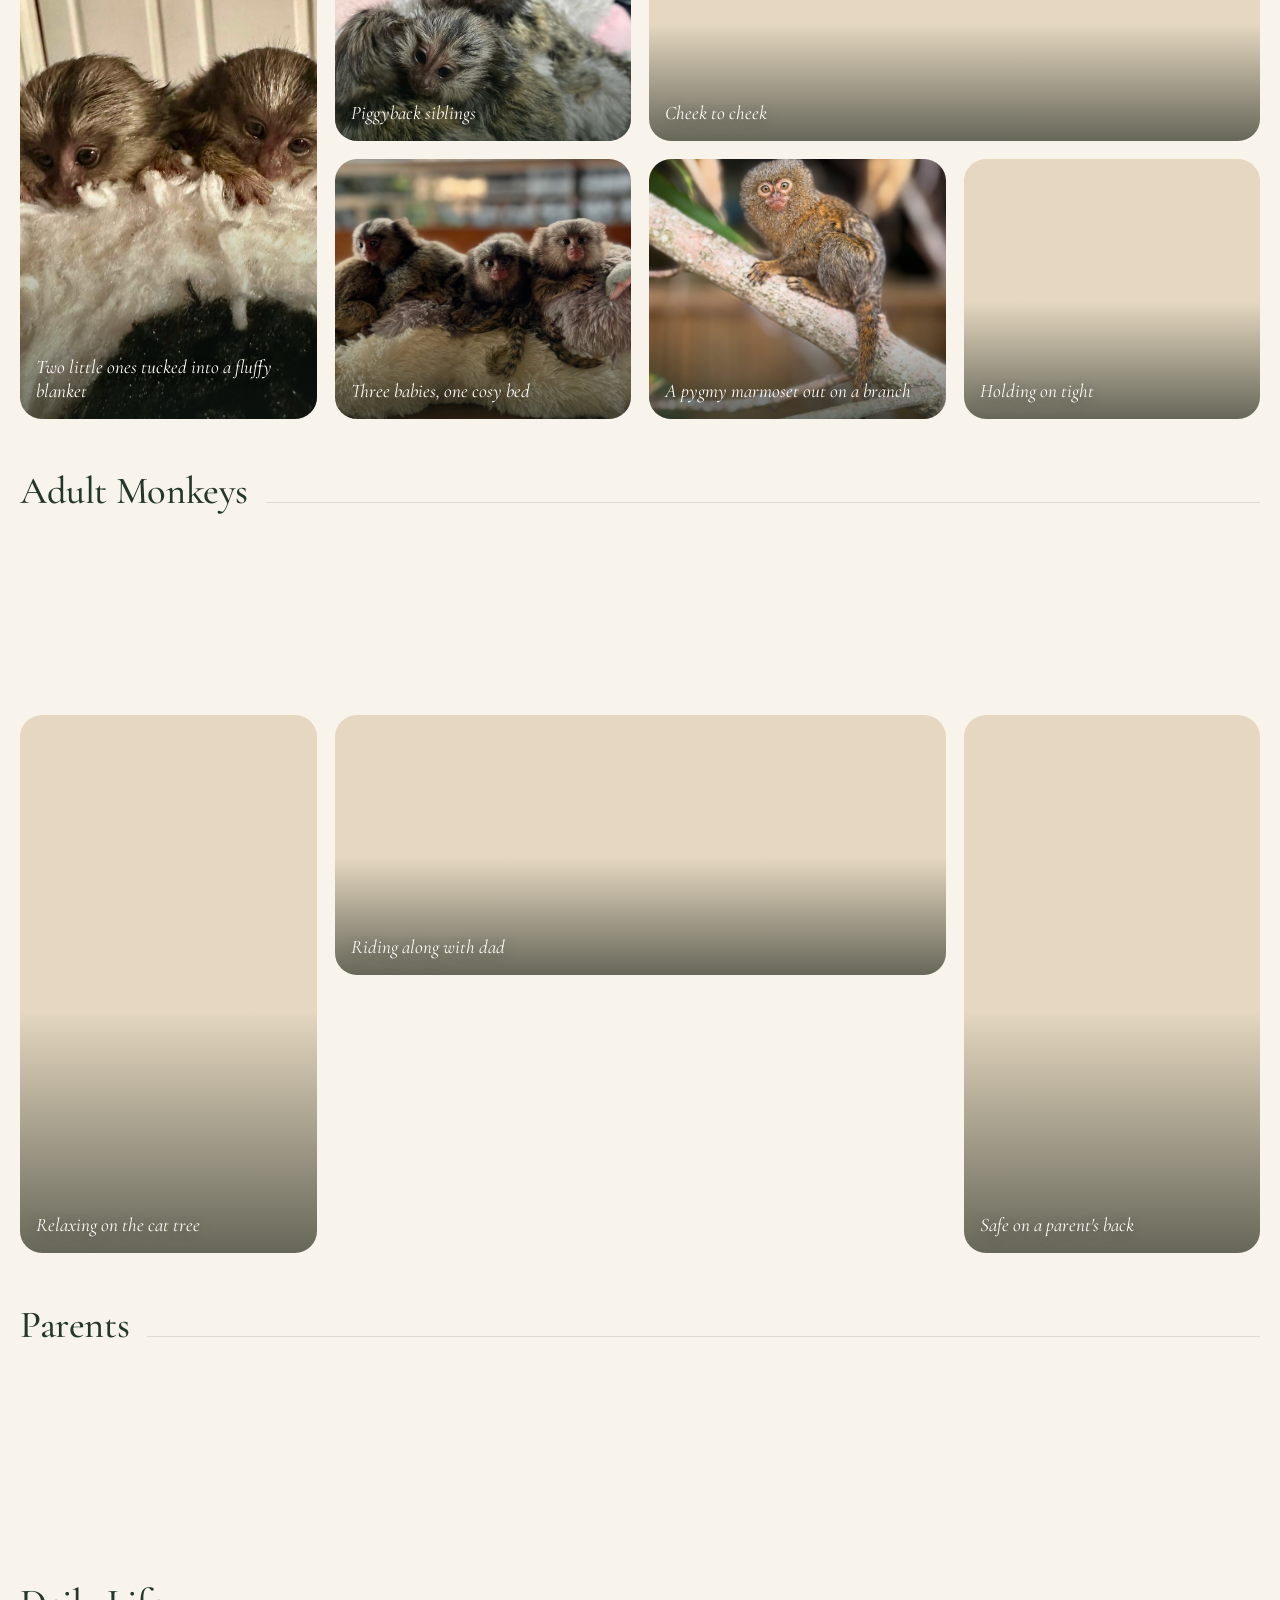
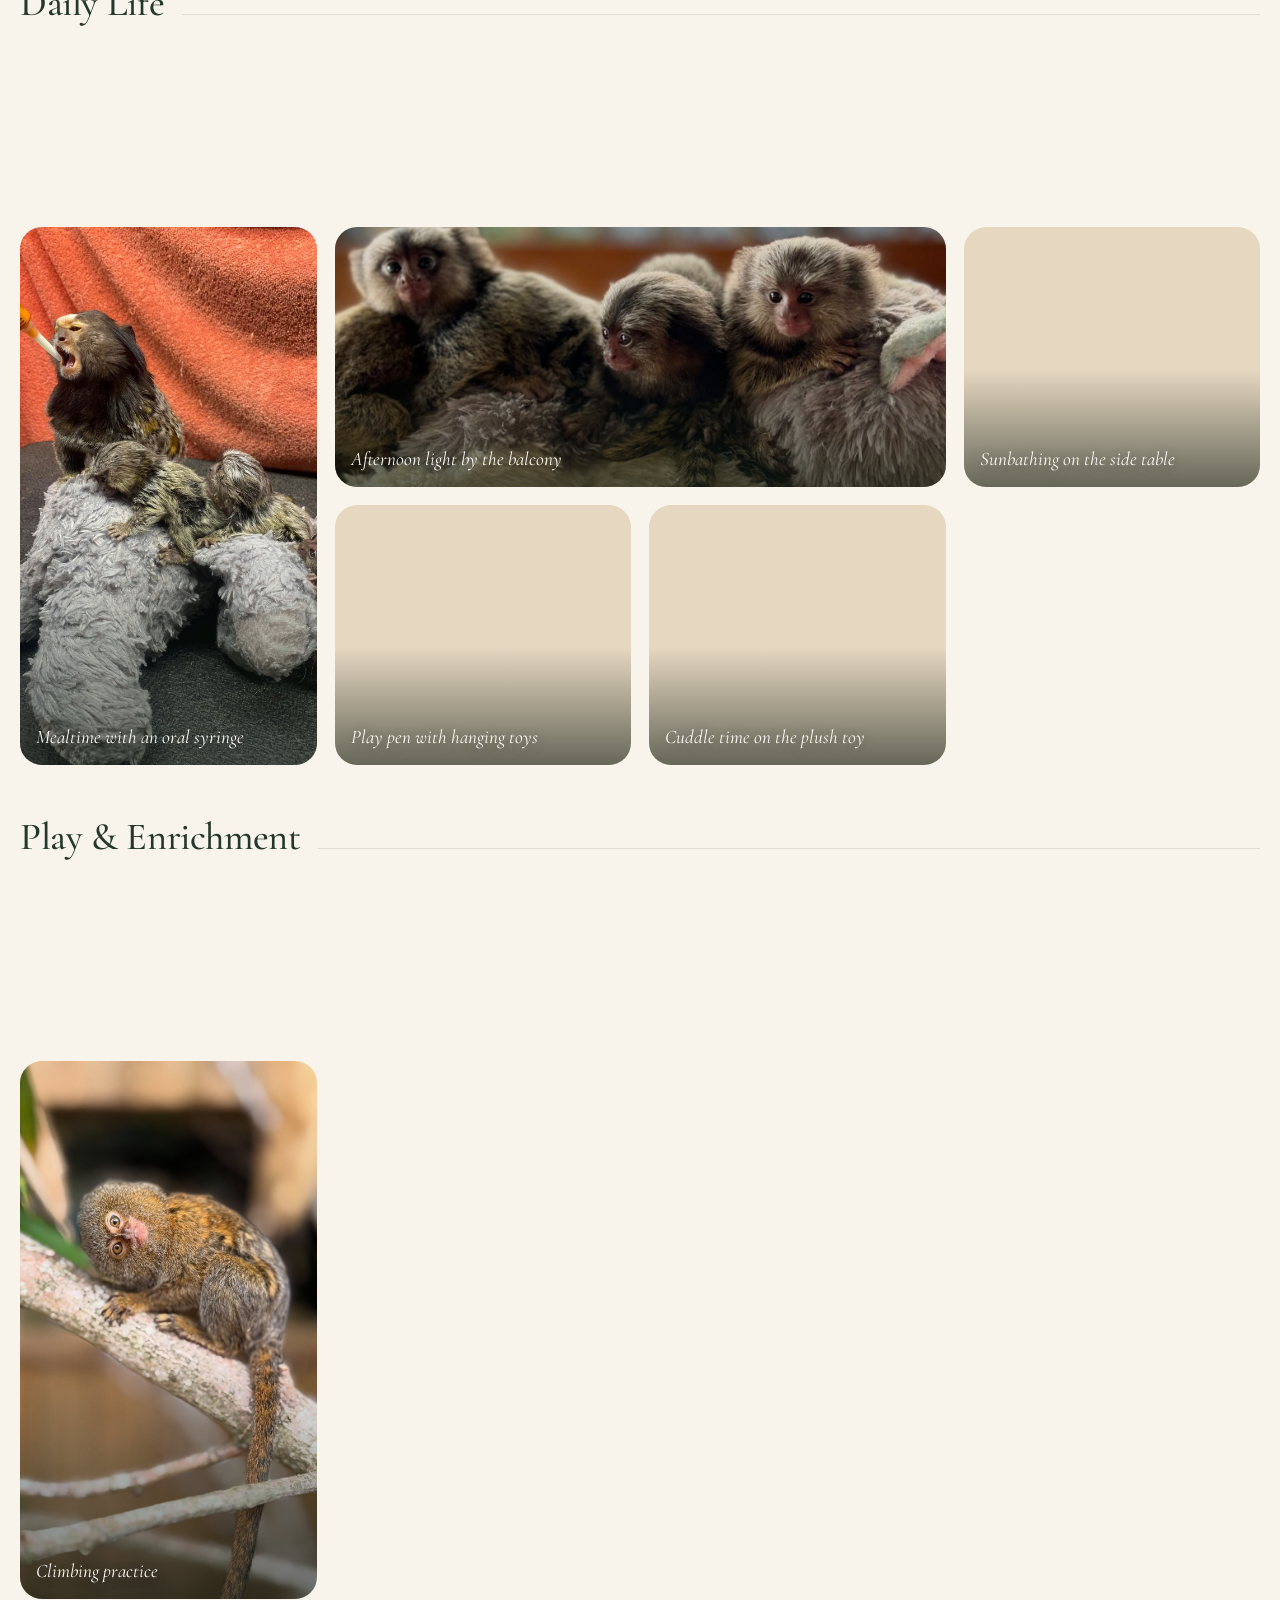
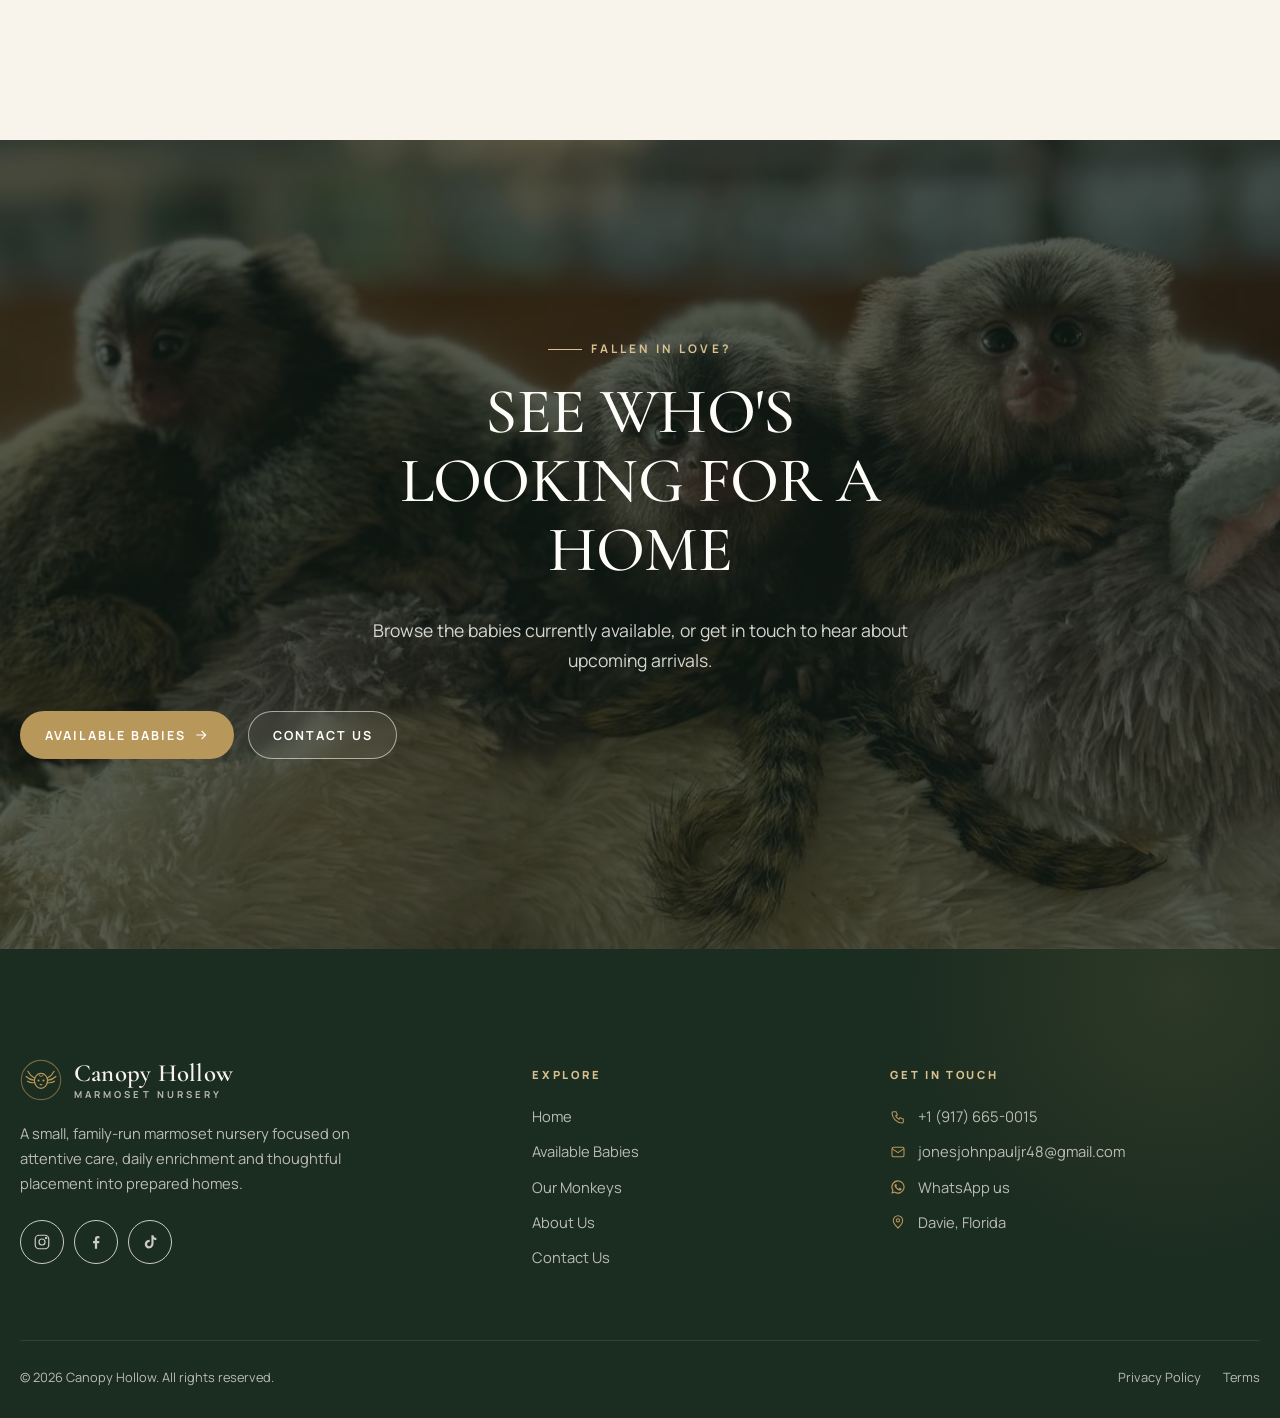
<file: our-monkeys.html>
<!doctype html>
<html lang="en">
<head>
  <meta charset="utf-8">
  <meta name="viewport" content="width=device-width, initial-scale=1">
  <title>Our Monkeys — Canopy Hollow</title>
  <meta name="description" content="A photo gallery of our marmosets: babies, adults, parents, daily life, play and enrichment.">
  <meta name="theme-color" content="#23382a">
  <link rel="preconnect" href="https://fonts.googleapis.com">
  <link rel="preconnect" href="https://fonts.gstatic.com" crossorigin>
  <link href="https://fonts.googleapis.com/css2?family=Cormorant+Garamond:ital,wght@0,400;0,500;0,600;1,400;1,500&family=Manrope:wght@400;500;600;700;800&display=swap" rel="stylesheet">
  <link rel="stylesheet" href="assets/css/style.css">
</head>
<body data-page="monkeys" data-header="transparent">

  <div id="site-header"></div>

  <main>
    <section class="page-hero">
      <div class="hero-media"><img data-img="images/photo_2026-10-02_20-24-59 (2).jpg" alt="Our marmosets" fetchpriority="high"></div>
      <div class="wrap hero-content">
        <span class="eyebrow">The Gallery</span>
        <h1>Our Monkeys</h1>
        <p>Babies, grown-ups, proud parents and plenty of everyday moments.</p>
      </div>
    </section>

    <section class="section-sm">
      <div class="wrap-narrow center reveal">
        <span class="eyebrow">Introduction</span>
        <h2>Meet Our <em class="accent">Monkeys</em></h2>
        <p class="lead">Every one of our marmosets has a personality of their own. Some are bold, some are cautious, and some never stop exploring. We love documenting how they grow and how they spend their days, and this gallery is where we share it.</p>
      </div>
    </section>

    <div class="gallery-nav">
      <div class="wrap"><div class="filters" id="gallery-filters" aria-label="Filter gallery"></div></div>
    </div>

    <section class="section" style="padding-top:48px">
      <div class="wrap">
        <div class="gallery" id="gallery"></div>
      </div>
    </section>

    <section class="cta-band">
      <div class="hero-media"><img data-img="images/photo_2026-10-02_20-23-53.jpg" alt="" loading="lazy"></div>
      <div class="wrap reveal">
        <span class="eyebrow">Fallen in Love?</span>
        <h2>See Who's Looking for a Home</h2>
        <p>Browse the babies currently available, or get in touch to hear about upcoming arrivals.</p>
        <div class="btn-row">
          <a class="btn btn-gold" href="available-babies.html">Available Babies <span data-icon="arrow"></span></a>
          <a class="btn btn-ghost" href="contact-us.html">Contact Us</a>
        </div>
      </div>
    </section>
  </main>

  <div id="site-footer"></div>

  <script src="assets/js/site-data.js"></script>
  <script src="assets/js/main.js"></script>
  <!--Start of Tawk.to Script-->
  <script type="text/javascript">
  var Tawk_API=Tawk_API||{}, Tawk_LoadStart=new Date();
  (function(){
  var s1=document.createElement("script"),s0=document.getElementsByTagName("script")[0];
  s1.async=true;
  s1.src='https://embed.tawk.to/6ac56ca7e727fe34c255502d/1k49j0sik';
  s1.charset='UTF-8';
  s1.setAttribute('crossorigin','*');
  s0.parentNode.insertBefore(s1,s0);
  })();
  </script>
  <!--End of Tawk.to Script-->
</body>
</html>
</file>
<file: assets/css/style.css>
/* =========================================================================
   Canopy Hollow — Marmoset Nursery
   ========================================================================= */

:root {
  --ivory: #f8f4ec;
  --cream: #f1e9db;
  --beige: #e5d7c0;
  --sand: #d6c3a3;
  --forest: #23382a;
  --forest-2: #2f4a37;
  --forest-3: #4c6b53;
  --brown: #6a4a33;
  --brown-2: #8b6a4f;
  --gold: #b8975a;
  --gold-soft: #d9c08e;
  --ink: #1f2a22;
  --muted: #6c6a5f;
  --line: rgba(35, 56, 42, .12);
  --white: #fffdf9;

  --serif: "Cormorant Garamond", "Times New Roman", serif;
  --sans: "Manrope", system-ui, -apple-system, "Segoe UI", sans-serif;

  --radius: 22px;
  --radius-sm: 14px;
  --shadow-sm: 0 2px 10px rgba(35, 40, 30, .06);
  --shadow: 0 18px 50px -18px rgba(35, 40, 30, .28);
  --shadow-lg: 0 30px 80px -25px rgba(25, 35, 25, .45);
  --ease: cubic-bezier(.22, .8, .24, 1);
  --header-h: 84px;
  --wrap: 1240px;
}

*, *::before, *::after { box-sizing: border-box; }
html { scroll-behavior: smooth; -webkit-text-size-adjust: 100%; }
body {
  margin: 0;
  font-family: var(--sans);
  font-size: 16.5px;
  line-height: 1.7;
  color: var(--ink);
  background: var(--ivory);
  -webkit-font-smoothing: antialiased;
  overflow-x: hidden;
}
img, video { display: block; max-width: 100%; }
a { color: inherit; text-decoration: none; }
button { font: inherit; cursor: pointer; }
::selection { background: var(--gold-soft); color: var(--forest); }

.wrap { width: min(var(--wrap), 100% - 40px); margin-inline: auto; }
.wrap-narrow { width: min(820px, 100% - 40px); margin-inline: auto; }

/* ---------- Typography ---------- */
h1, h2, h3, h4 { font-family: var(--serif); font-weight: 500; line-height: 1.08; margin: 0 0 .5em; color: var(--forest); letter-spacing: -.01em; }
h1 { font-size: clamp(2.6rem, 6.4vw, 5.4rem); }
h2 { font-size: clamp(2.1rem, 4.4vw, 3.6rem); }
h3 { font-size: clamp(1.5rem, 2.4vw, 2rem); }
p { margin: 0 0 1.1em; }
.lead { font-size: clamp(1.05rem, 1.5vw, 1.22rem); color: var(--muted); max-width: 62ch; }
.eyebrow {
  display: inline-flex; align-items: center; gap: .7em;
  font-size: .74rem; font-weight: 700; letter-spacing: .26em; text-transform: uppercase;
  color: var(--gold); margin-bottom: 1.1rem;
}
.eyebrow::before { content: ""; width: 34px; height: 1px; background: currentColor; }
.center { text-align: center; }
.center .eyebrow { justify-content: center; }
.center .lead { margin-inline: auto; }
em.accent { font-style: italic; color: var(--gold); }

/* ---------- Buttons ---------- */
.btn {
  display: inline-flex; align-items: center; justify-content: center; gap: .6em;
  padding: 1em 1.9em; border-radius: 999px; border: 1px solid transparent;
  font-size: .78rem; font-weight: 700; letter-spacing: .16em; text-transform: uppercase;
  transition: transform .35s var(--ease), background .35s, color .35s, border-color .35s, box-shadow .35s;
  white-space: nowrap;
}
.btn svg { width: 16px; height: 16px; transition: transform .35s var(--ease); }
.btn:hover svg { transform: translateX(3px); }
.btn-primary { background: var(--forest); color: var(--ivory); box-shadow: 0 10px 30px -12px rgba(35,56,42,.6); }
.btn-primary:hover { background: var(--forest-2); transform: translateY(-2px); }
.btn-gold { background: var(--gold); color: var(--white); }
.btn-gold:hover { background: #a6854a; transform: translateY(-2px); }
.btn-light { background: var(--ivory); color: var(--forest); }
.btn-light:hover { background: var(--white); transform: translateY(-2px); }
.btn-ghost { border-color: rgba(255,255,255,.55); color: var(--white); backdrop-filter: blur(6px); background: rgba(255,255,255,.06); }
.btn-ghost:hover { background: rgba(255,255,255,.16); border-color: var(--white); }
.btn-outline { border-color: var(--forest); color: var(--forest); }
.btn-outline:hover { background: var(--forest); color: var(--ivory); }
.btn-whatsapp { background: #25d366; color: #fff; }
.btn-whatsapp:hover { background: #1fb457; transform: translateY(-2px); }
.btn-block { width: 100%; }
.btn-row { display: flex; flex-wrap: wrap; gap: 14px; }
.center .btn-row { justify-content: center; }

/* ---------- Header ---------- */
.site-header {
  position: fixed; inset: 0 0 auto; z-index: 100; height: var(--header-h);
  display: flex; align-items: center;
  transition: background .4s, box-shadow .4s, height .4s var(--ease), color .4s;
  color: var(--forest);
}
.site-header .wrap { display: flex; align-items: center; justify-content: space-between; gap: 24px; }
.site-header.is-transparent { color: var(--white); }
.site-header.is-scrolled, .site-header.is-solid {
  background: rgba(248, 244, 236, .9); backdrop-filter: blur(16px) saturate(1.3);
  box-shadow: 0 1px 0 var(--line); color: var(--forest);
}
.site-header.is-scrolled { --header-h: 70px; height: 70px; }

.logo { display: inline-flex; align-items: center; gap: 12px; flex-shrink: 0; }
.logo-mark { width: 42px; height: 42px; color: var(--gold); }
.logo-text { display: flex; flex-direction: column; line-height: 1; }
.logo-name { font-family: var(--serif); font-size: 1.55rem; font-weight: 600; letter-spacing: .01em; }
.logo-sub { font-size: .6rem; font-weight: 700; letter-spacing: .32em; text-transform: uppercase; opacity: .7; margin-top: 4px; }

.nav { display: flex; align-items: center; gap: 4px; }
.nav a {
  position: relative; padding: 10px 14px; font-size: .84rem; font-weight: 600; letter-spacing: .02em;
  opacity: .88; transition: opacity .3s;
}
.nav a::after {
  content: ""; position: absolute; left: 14px; right: 14px; bottom: 4px; height: 1px;
  background: var(--gold); transform: scaleX(0); transform-origin: left; transition: transform .4s var(--ease);
}
.nav a:hover, .nav a[aria-current="page"] { opacity: 1; }
.nav a:hover::after, .nav a[aria-current="page"]::after { transform: scaleX(1); }
.header-cta { padding: .85em 1.5em; }
.is-transparent .header-cta { background: var(--ivory); color: var(--forest); box-shadow: none; }

.menu-toggle {
  display: none; width: 46px; height: 46px; border-radius: 50%; border: 1px solid currentColor;
  background: transparent; color: inherit; position: relative;
}
.menu-toggle span { position: absolute; left: 13px; right: 13px; height: 1.5px; background: currentColor; transition: transform .4s var(--ease), opacity .3s; }
.menu-toggle span:nth-child(1) { top: 17px; }
.menu-toggle span:nth-child(2) { top: 22px; }
.menu-toggle span:nth-child(3) { top: 27px; }
.menu-open .menu-toggle span:nth-child(1) { transform: translateY(5px) rotate(45deg); }
.menu-open .menu-toggle span:nth-child(2) { opacity: 0; }
.menu-open .menu-toggle span:nth-child(3) { transform: translateY(-5px) rotate(-45deg); }

.mobile-menu {
  position: fixed; inset: 0; z-index: 99; background: var(--forest); color: var(--ivory);
  display: flex; flex-direction: column; justify-content: center; padding: 100px 28px 40px;
  clip-path: circle(0 at calc(100% - 44px) 42px); transition: clip-path .7s var(--ease); visibility: hidden;
}
.menu-open .mobile-menu { clip-path: circle(150% at calc(100% - 44px) 42px); visibility: visible; }
.mobile-menu a.m-link {
  font-family: var(--serif); font-size: clamp(2rem, 9vw, 2.8rem); line-height: 1.35; display: block;
  opacity: 0; transform: translateY(16px); transition: opacity .5s, transform .5s var(--ease), color .3s;
}
.mobile-menu a.m-link:hover, .mobile-menu a.m-link[aria-current="page"] { color: var(--gold-soft); }
.menu-open .mobile-menu a.m-link { opacity: 1; transform: none; }
.menu-open .mobile-menu a.m-link:nth-child(2) { transition-delay: .05s; }
.menu-open .mobile-menu a.m-link:nth-child(3) { transition-delay: .1s; }
.menu-open .mobile-menu a.m-link:nth-child(4) { transition-delay: .15s; }
.menu-open .mobile-menu a.m-link:nth-child(5) { transition-delay: .2s; }
.mobile-menu .m-foot { margin-top: 40px; display: grid; gap: 14px; font-size: .9rem; opacity: .8; }
.menu-open { overflow: hidden; }
.menu-open .site-header { color: var(--ivory); background: transparent; box-shadow: none; backdrop-filter: none; }

/* ---------- Image frames & placeholders ---------- */
.frame { position: relative; overflow: hidden; background: var(--beige); border-radius: var(--radius); }
.frame img, .frame video { width: 100%; height: 100%; object-fit: cover; }
.frame img { transition: transform 1.2s var(--ease), filter .6s; }

/* ---------- Hero (home) ---------- */
.hero {
  position: relative; min-height: 100svh; display: flex; align-items: flex-end;
  color: var(--white); overflow: hidden; background: var(--forest);
}
.hero-media { position: absolute; inset: 0; }
.hero-media img, .hero-media video {
  position: absolute; inset: 0; width: 100%; height: 100%; object-fit: cover;
  transform: scale(1.08); animation: heroZoom 14s var(--ease) forwards;
}
@keyframes heroZoom { to { transform: scale(1); } }
.hero::after {
  content: ""; position: absolute; inset: 0;
  background:
    linear-gradient(180deg, rgba(20,30,22,.55) 0%, rgba(20,30,22,0) 28%),
    linear-gradient(0deg, rgba(18,28,20,.88) 0%, rgba(18,28,20,.35) 45%, rgba(18,28,20,0) 70%),
    linear-gradient(90deg, rgba(18,28,20,.45) 0%, rgba(18,28,20,0) 60%);
}
.hero-content { position: relative; z-index: 2; padding: 0 0 clamp(70px, 11vh, 130px); }
.hero h1 { color: var(--white); max-width: 13ch; font-weight: 500; letter-spacing: -.015em; text-transform: uppercase; font-size: clamp(2.7rem, 7vw, 6rem); line-height: .98; }
.hero h1 em { font-style: italic; text-transform: none; color: var(--gold-soft); font-weight: 400; }
.hero p { max-width: 48ch; font-size: clamp(1.02rem, 1.4vw, 1.18rem); color: rgba(255,253,249,.86); margin-bottom: 2rem; }
.hero .eyebrow { color: var(--gold-soft); }
.scroll-cue {
  position: absolute; right: max(20px, calc((100vw - var(--wrap)) / 2)); bottom: 48px; z-index: 2;
  writing-mode: vertical-rl; font-size: .68rem; letter-spacing: .3em; text-transform: uppercase; color: rgba(255,255,255,.75);
  display: flex; align-items: center; gap: 14px;
}
.scroll-cue::after { content: ""; width: 1px; height: 60px; background: linear-gradient(rgba(255,255,255,.8), transparent); animation: cue 2.2s infinite; }
@keyframes cue { 0% { transform: scaleY(0); transform-origin: top; } 50% { transform: scaleY(1); transform-origin: top; } 51% { transform-origin: bottom; } 100% { transform: scaleY(0); transform-origin: bottom; } }

/* ---------- Page hero (inner pages) ---------- */
.page-hero {
  position: relative; min-height: 72vh; display: flex; align-items: flex-end; color: var(--white);
  overflow: hidden; background: var(--forest); padding-top: var(--header-h);
}
.page-hero .hero-media img { animation-duration: 10s; }
.page-hero::after {
  content: ""; position: absolute; inset: 0;
  background: linear-gradient(0deg, rgba(18,28,20,.85) 0%, rgba(18,28,20,.25) 55%, rgba(18,28,20,.35) 100%);
}
.page-hero .wrap { position: relative; z-index: 2; padding-bottom: clamp(56px, 9vh, 100px); }
.page-hero h1 { color: var(--white); text-transform: uppercase; font-size: clamp(2.6rem, 6vw, 5rem); }
.page-hero p { color: rgba(255,253,249,.86); max-width: 56ch; font-size: 1.12rem; }
.page-hero .eyebrow { color: var(--gold-soft); }
.page-hero .sub { font-family: var(--serif); font-style: italic; font-size: clamp(1.3rem, 2.4vw, 1.9rem); color: var(--gold-soft); line-height: 1.3; max-width: 30ch; }

.page-intro { padding-top: calc(var(--header-h) + clamp(50px, 8vw, 100px)); }

/* ---------- Sections ---------- */
.section { padding: clamp(80px, 11vw, 150px) 0; position: relative; }
.section-sm { padding: clamp(56px, 7vw, 90px) 0; }
.section-cream { background: var(--cream); }
.section-forest { background: var(--forest); color: var(--ivory); }
.section-forest h2, .section-forest h3 { color: var(--ivory); }
.section-forest .lead { color: rgba(248,244,236,.75); }
.section-head { display: flex; align-items: flex-end; justify-content: space-between; gap: 30px; flex-wrap: wrap; margin-bottom: clamp(36px, 5vw, 64px); }
.section-head h2 { margin: 0; }
.section-head .lead { margin: 0; }

/* Intro split */
.intro-grid { display: grid; grid-template-columns: 1.05fr 1fr; gap: clamp(40px, 7vw, 110px); align-items: center; }
.intro-media { position: relative; }
.intro-media .frame-main { aspect-ratio: 4/5; border-radius: 240px 240px var(--radius) var(--radius); box-shadow: var(--shadow-lg); }
.intro-media .frame-small {
  position: absolute; width: 44%; aspect-ratio: 1; right: -8%; bottom: -10%;
  border-radius: 50%; border: 8px solid var(--ivory); box-shadow: var(--shadow);
}
.intro-media .badge-seal {
  position: absolute; left: -26px; top: 16%; width: 112px; height: 112px; border-radius: 50%;
  background: var(--forest); color: var(--gold-soft); display: grid; place-items: center; box-shadow: var(--shadow);
}
.badge-seal svg { width: 100%; height: 100%; animation: spin 26s linear infinite; }
.badge-seal .seal-center { position: absolute; width: 30px; height: 30px; color: var(--gold-soft); display: grid; }
.badge-seal .seal-center svg { animation: none; }
[data-icon] { display: inline-flex; align-items: center; justify-content: center; }
.value-icon[data-icon] { display: grid; }
@keyframes spin { to { transform: rotate(360deg); } }

.values { display: grid; grid-template-columns: repeat(2, 1fr); gap: 22px 28px; margin: 2.2rem 0 2.4rem; }
.value { display: flex; gap: 14px; align-items: flex-start; }
.value-icon { flex-shrink: 0; width: 44px; height: 44px; border-radius: 50%; background: var(--cream); color: var(--forest); display: grid; place-items: center; }
.value-icon svg { width: 20px; height: 20px; }
.value h4 { font-family: var(--sans); font-size: .95rem; font-weight: 700; margin: 2px 0 2px; color: var(--forest); letter-spacing: 0; }
.value p { font-size: .9rem; color: var(--muted); margin: 0; line-height: 1.55; }

/* ---------- Baby cards ---------- */
.baby-grid { display: grid; grid-template-columns: repeat(auto-fill, minmax(270px, 1fr)); gap: 28px; }
.baby-grid.featured { grid-template-columns: repeat(4, 1fr); }
.baby-card {
  background: var(--white); border-radius: var(--radius); overflow: hidden; box-shadow: var(--shadow-sm);
  display: flex; flex-direction: column; transition: transform .6s var(--ease), box-shadow .6s var(--ease);
  border: 1px solid var(--line);
}
.baby-card:hover { transform: translateY(-8px); box-shadow: var(--shadow); }
.baby-card .frame { aspect-ratio: 4/5; border-radius: 0; cursor: pointer; }
.baby-card:hover .frame img { transform: scale(1.06); }
.baby-card .frame::after { content: ""; position: absolute; inset: auto 0 0; height: 40%; background: linear-gradient(0deg, rgba(20,30,22,.35), transparent); pointer-events: none; }
.status {
  position: absolute; top: 16px; left: 16px; z-index: 2;
  display: inline-flex; align-items: center; gap: 7px; padding: 7px 13px 7px 11px; border-radius: 999px;
  font-size: .66rem; font-weight: 800; letter-spacing: .16em; text-transform: uppercase;
  background: rgba(255,253,249,.94); color: var(--forest); backdrop-filter: blur(6px); box-shadow: var(--shadow-sm);
}
.status::before { content: ""; width: 7px; height: 7px; border-radius: 50%; background: currentColor; }
.status.available { color: #2f6b3f; }
.status.reserved { color: var(--brown-2); }
.status.coming-soon { color: var(--gold); }
.status.sold { color: #9a4a3a; }
.baby-card[data-status="sold"] .frame img { filter: grayscale(.35); }
.status.available::before { box-shadow: 0 0 0 0 rgba(47,107,63,.5); animation: pulse 2s infinite; }
@keyframes pulse { 70% { box-shadow: 0 0 0 7px rgba(47,107,63,0); } 100% { box-shadow: 0 0 0 0 rgba(47,107,63,0); } }

.baby-body { padding: 22px 24px 24px; display: flex; flex-direction: column; flex: 1; }
.baby-name { font-size: 1.85rem; margin: 0 0 2px; }
.baby-species { font-size: .82rem; color: var(--brown-2); font-weight: 600; letter-spacing: .02em; margin-bottom: 16px; }
.facts { display: grid; grid-template-columns: repeat(3, 1fr); border-top: 1px solid var(--line); border-bottom: 1px solid var(--line); margin-bottom: 18px; }
.facts div { padding: 12px 0; text-align: center; }
.facts div + div { border-left: 1px solid var(--line); }
.facts dt { font-size: .62rem; font-weight: 700; letter-spacing: .18em; text-transform: uppercase; color: var(--muted); }
.facts dd { margin: 2px 0 0; font-size: .88rem; font-weight: 600; color: var(--forest); padding: 0 4px; line-height: 1.35; }
.baby-foot { margin-top: auto; display: flex; align-items: center; justify-content: space-between; gap: 12px; flex-wrap: wrap; }
.price { font-family: var(--serif); font-size: 1.5rem; color: var(--forest); font-weight: 600; }
.price small { display: block; font-family: var(--sans); font-size: .62rem; letter-spacing: .18em; text-transform: uppercase; color: var(--muted); font-weight: 700; }
.baby-foot .btn { padding: .85em 1.35em; font-size: .7rem; }
.baby-actions { display: grid; grid-template-columns: 1fr 1fr; gap: 10px; margin-top: 16px; }
.baby-actions .btn { padding: .9em .6em; font-size: .68rem; letter-spacing: .12em; }

/* Filters */
.filters { display: flex; flex-wrap: wrap; gap: 10px; }
.filter {
  padding: .7em 1.35em; border-radius: 999px; border: 1px solid var(--line); background: var(--white);
  font-size: .76rem; font-weight: 700; letter-spacing: .12em; text-transform: uppercase; color: var(--forest);
  transition: all .35s var(--ease);
}
.filter:hover { border-color: var(--forest); }
.filter.is-active { background: var(--forest); color: var(--ivory); border-color: var(--forest); }
.filter .count { opacity: .55; margin-left: 4px; }
.empty-state { text-align: center; padding: 60px 20px; color: var(--muted); grid-column: 1 / -1; }

/* ---------- Life with our monkeys ---------- */
.life-grid { display: grid; grid-template-columns: 1.3fr 1fr 1fr; grid-template-rows: 300px 300px; gap: 20px; }
.life-grid figure { margin: 0; position: relative; }
.life-grid figure:nth-child(1) { grid-row: span 2; }
.life-grid figure:nth-child(4) { grid-column: span 2; }
.life-grid .frame { height: 100%; }
.life-grid figure:hover img { transform: scale(1.05); }
.life-grid figcaption, .g-item figcaption {
  position: absolute; left: 16px; bottom: 16px; right: 16px; z-index: 2;
  color: var(--white); font-family: var(--serif); font-style: italic; font-size: 1.2rem; line-height: 1.25;
  text-shadow: 0 2px 14px rgba(0,0,0,.4);
}
.life-grid .frame::after { content: ""; position: absolute; inset: 0; background: linear-gradient(0deg, rgba(18,28,20,.55), transparent 50%); }

/* ---------- CTA band ---------- */
.cta-band { position: relative; overflow: hidden; color: var(--white); text-align: center; padding: clamp(110px, 15vw, 190px) 0; background: var(--forest); }
.cta-band .hero-media img { animation: none; transform: none; }
.cta-band::after { content: ""; position: absolute; inset: 0; background: rgba(20,32,24,.68); }
.cta-band .wrap { position: relative; z-index: 2; }
.cta-band h2 { color: var(--white); text-transform: uppercase; max-width: 18ch; margin-inline: auto; font-size: clamp(2.2rem, 5vw, 4.2rem); }
.cta-band p { color: rgba(255,253,249,.82); max-width: 52ch; margin: 0 auto 2.2rem; font-size: 1.1rem; }
.cta-band .eyebrow { color: var(--gold-soft); }

/* ---------- Gallery (Our Monkeys) ---------- */
.gallery-nav { position: sticky; top: 70px; z-index: 20; background: rgba(248,244,236,.92); backdrop-filter: blur(14px); padding: 16px 0; border-bottom: 1px solid var(--line); }
.gallery-nav .filters { justify-content: center; }
.gallery { display: grid; grid-template-columns: repeat(4, 1fr); grid-auto-rows: 260px; grid-auto-flow: dense; gap: 18px; }
.g-item { margin: 0; position: relative; cursor: zoom-in; }
.g-item.tall { grid-row: span 2; }
.g-item.wide { grid-column: span 2; }
.g-item .frame { height: 100%; }
.g-item .frame::after { content: ""; position: absolute; inset: 0; background: linear-gradient(0deg, rgba(18,28,20,.6), transparent 45%); opacity: 0; transition: opacity .5s; }
.g-item:hover .frame::after, .g-item.has-caption .frame::after { opacity: 1; }
.g-item:hover img { transform: scale(1.06); }
.g-item .zoom {
  position: absolute; top: 14px; right: 14px; z-index: 2; width: 40px; height: 40px; border-radius: 50%;
  background: rgba(255,253,249,.9); color: var(--forest); display: grid; place-items: center;
  opacity: 0; transform: scale(.8); transition: all .45s var(--ease);
}
.g-item .zoom svg { width: 18px; height: 18px; }
.g-item:hover .zoom { opacity: 1; transform: none; }
.g-item.is-hidden { display: none; }
.gallery-group-title { grid-column: 1 / -1; display: flex; align-items: baseline; gap: 18px; margin: 34px 0 4px; }
.gallery-group-title:first-child { margin-top: 0; }
.gallery-group-title h3 { margin: 0; font-size: clamp(1.8rem, 3vw, 2.5rem); }
.gallery-group-title span { flex: 1; height: 1px; background: var(--line); }
.gallery-group-title.is-hidden { display: none; }

/* ---------- Lightbox ---------- */
.lightbox {
  position: fixed; inset: 0; z-index: 300; background: rgba(14,22,16,.96);
  display: grid; grid-template-rows: 1fr auto; opacity: 0; visibility: hidden; transition: opacity .4s, visibility .4s;
}
.lightbox.is-open { opacity: 1; visibility: visible; }
.lb-stage { display: grid; place-items: center; padding: 70px 80px 10px; min-height: 0; }
.lb-stage img { max-height: calc(100vh - 170px); max-width: 100%; width: auto; border-radius: 12px; box-shadow: var(--shadow-lg); transform: scale(.96); transition: transform .5s var(--ease); }
.lightbox.is-open .lb-stage img { transform: none; }
.lb-caption { text-align: center; color: rgba(255,253,249,.85); padding: 14px 20px 30px; font-family: var(--serif); font-style: italic; font-size: 1.25rem; min-height: 70px; }
.lb-caption small { display: block; font-family: var(--sans); font-style: normal; font-size: .68rem; letter-spacing: .24em; text-transform: uppercase; color: var(--gold-soft); margin-bottom: 4px; }
.lb-btn {
  position: absolute; width: 52px; height: 52px; border-radius: 50%; border: 1px solid rgba(255,255,255,.25);
  background: rgba(255,255,255,.06); color: #fff; display: grid; place-items: center; transition: background .3s;
}
.lb-btn:hover { background: rgba(255,255,255,.18); }
.lb-btn svg { width: 22px; height: 22px; }
.lb-close { top: 18px; right: 18px; }
.lb-prev { left: 18px; top: 50%; transform: translateY(-50%); }
.lb-next { right: 18px; top: 50%; transform: translateY(-50%); }

/* ---------- Baby detail (modal) ---------- */
.detail {
  position: fixed; inset: 0; z-index: 200; display: flex; justify-content: flex-end;
  visibility: hidden; pointer-events: none;
}
.detail.is-open { visibility: visible; pointer-events: auto; }
.detail-backdrop { position: absolute; inset: 0; background: rgba(14,22,16,.6); backdrop-filter: blur(4px); opacity: 0; transition: opacity .5s; }
.detail.is-open .detail-backdrop { opacity: 1; }
.detail-panel {
  position: relative; width: min(1120px, 100%); height: 100%; background: var(--ivory); overflow-y: auto;
  transform: translateX(100%); transition: transform .7s var(--ease); overscroll-behavior: contain;
}
.detail.is-open .detail-panel { transform: none; }
.detail-close { position: sticky; top: 18px; float: right; margin: 18px 18px 0 0; z-index: 5; width: 48px; height: 48px; border-radius: 50%; border: none; background: var(--white); color: var(--forest); box-shadow: var(--shadow); display: grid; place-items: center; }
.detail-close svg { width: 20px; height: 20px; }
.detail-grid { display: grid; grid-template-columns: 1.1fr 1fr; gap: clamp(28px, 4vw, 56px); padding: clamp(24px, 4vw, 56px); clear: both; }
.detail-gallery .frame.main { aspect-ratio: 4/5; cursor: zoom-in; }
.thumbs { display: grid; grid-template-columns: repeat(5, 1fr); gap: 10px; margin-top: 12px; }
.thumbs button { padding: 0; border: 2px solid transparent; border-radius: 12px; overflow: hidden; aspect-ratio: 1; background: var(--beige); transition: border-color .3s, opacity .3s; opacity: .7; }
.thumbs button.is-active, .thumbs button:hover { border-color: var(--gold); opacity: 1; }
.thumbs img { width: 100%; height: 100%; object-fit: cover; }
.detail-info .status { position: static; margin-bottom: 18px; box-shadow: none; border: 1px solid var(--line); }
.detail-info h2 { font-size: clamp(2.6rem, 5vw, 4rem); margin-bottom: 4px; }
.detail-info .baby-species { font-size: .95rem; }
.spec { display: grid; grid-template-columns: 1fr 1fr; gap: 0; border: 1px solid var(--line); border-radius: var(--radius-sm); overflow: hidden; margin: 22px 0 26px; background: var(--white); }
.spec div { padding: 14px 18px; border-bottom: 1px solid var(--line); }
.spec div:nth-child(odd) { border-right: 1px solid var(--line); }
.spec div:nth-last-child(-n+2) { border-bottom: none; }
.spec dt { font-size: .64rem; font-weight: 700; letter-spacing: .18em; text-transform: uppercase; color: var(--muted); }
.spec dd { margin: 2px 0 0; font-weight: 600; color: var(--forest); }
.detail-info h4 { font-family: var(--sans); font-size: .72rem; font-weight: 800; letter-spacing: .2em; text-transform: uppercase; color: var(--gold); margin: 24px 0 8px; }
.detail-info ul { padding-left: 1.1em; margin: 0 0 1em; color: var(--muted); }
.detail-info ul li::marker { color: var(--gold); }
.detail-info .personality { font-family: var(--serif); font-size: 1.3rem; line-height: 1.5; color: var(--brown); font-style: italic; }
.detail-cta { margin-top: 30px; padding: 24px; border-radius: var(--radius); background: var(--forest); color: var(--ivory); }
.detail-cta p { color: rgba(248,244,236,.75); font-size: .92rem; margin-bottom: 16px; }
.detail-cta .btn-row .btn { flex: 1; }

/* ---------- About ---------- */
.story-grid { display: grid; grid-template-columns: 1fr 1fr; gap: clamp(40px, 7vw, 110px); align-items: center; }
.story-grid.reverse > :first-child { order: 2; }
.story-media { position: relative; }
.story-media .frame { aspect-ratio: 4/5; box-shadow: var(--shadow-lg); }
.story-media .frame.arch { border-radius: 260px 260px var(--radius) var(--radius); }
.story-media .tag {
  position: absolute; right: -18px; bottom: 34px; background: var(--white); border-radius: 18px; padding: 16px 20px;
  box-shadow: var(--shadow); font-family: var(--serif); font-style: italic; font-size: 1.2rem; color: var(--forest); max-width: 230px; line-height: 1.3;
}
.placeholder-note {
  border: 1.5px dashed var(--sand); border-radius: var(--radius-sm); padding: 18px 20px; background: rgba(229,215,192,.25);
  color: var(--brown); font-size: .92rem;
}
.placeholder-note strong { display: block; font-size: .68rem; letter-spacing: .2em; text-transform: uppercase; color: var(--gold); margin-bottom: 4px; }

.approach-grid { display: grid; grid-template-columns: repeat(3, 1fr); gap: 22px; }
.approach-card {
  background: var(--white); border-radius: var(--radius); padding: 34px 30px; border: 1px solid var(--line);
  transition: transform .5s var(--ease), box-shadow .5s var(--ease);
}
.approach-card:hover { transform: translateY(-6px); box-shadow: var(--shadow); }
.approach-card .num { font-family: var(--serif); font-size: 1rem; color: var(--gold); font-style: italic; }
.approach-card .value-icon { width: 54px; height: 54px; margin: 14px 0 20px; background: var(--cream); }
.approach-card .value-icon svg { width: 24px; height: 24px; }
.approach-card h3 { font-size: 1.65rem; }
.approach-card p { color: var(--muted); font-size: .95rem; margin: 0; }

.timeline { display: grid; grid-template-columns: repeat(4, 1fr); gap: 20px; position: relative; }
.timeline::before { content: ""; position: absolute; left: 5%; right: 5%; top: calc(100% - 52px); height: 1px; background: rgba(217,192,142,.4); }
.t-item { position: relative; }
.t-item .frame { aspect-ratio: 3/4; margin-bottom: 26px; }
.t-item:nth-child(even) { margin-top: 60px; }
.t-item .dot { width: 13px; height: 13px; border-radius: 50%; background: var(--gold); box-shadow: 0 0 0 6px rgba(184,151,90,.2); margin-bottom: 14px; }
.t-item .label { font-family: var(--serif); font-size: 1.3rem; color: var(--ivory); line-height: 1.3; }
.t-item .step { font-size: .66rem; letter-spacing: .22em; text-transform: uppercase; color: var(--gold-soft); font-weight: 700; }

.trust-grid { display: grid; grid-template-columns: repeat(2, 1fr); gap: 0; border-top: 1px solid var(--line); }
.trust-item { padding: 36px 32px 36px 0; border-bottom: 1px solid var(--line); display: grid; grid-template-columns: 60px 1fr; gap: 10px 20px; }
.trust-item:nth-child(even) { padding-left: 32px; border-left: 1px solid var(--line); }
.trust-item .value-icon { width: 54px; height: 54px; }
.trust-item h3 { font-size: 1.55rem; margin: 6px 0 6px; }
.trust-item p { color: var(--muted); margin: 0; font-size: .95rem; }

/* ---------- Contact ---------- */
.contact-split { display: grid; grid-template-columns: 1fr 1.1fr; min-height: 100vh; }
.contact-media { position: sticky; top: 0; height: 100vh; overflow: hidden; }
.contact-media .frame { height: 100%; border-radius: 0; }
.contact-media::after { content: ""; position: absolute; inset: 0; background: linear-gradient(0deg, rgba(18,28,20,.7), transparent 50%); pointer-events: none; }
.contact-media .media-quote { position: absolute; z-index: 2; left: clamp(24px, 4vw, 56px); right: clamp(24px, 4vw, 56px); bottom: clamp(30px, 5vw, 60px); color: var(--white); }
.contact-media .media-quote p { font-family: var(--serif); font-style: italic; font-size: clamp(1.4rem, 2.4vw, 2rem); line-height: 1.3; margin: 0; }
.contact-body { padding: calc(var(--header-h) + clamp(40px, 6vw, 80px)) clamp(22px, 6vw, 90px) clamp(60px, 8vw, 100px); }
.contact-body .hero-content { padding: 0; }
.contact-body h1 { text-transform: uppercase; font-size: clamp(2.6rem, 5.4vw, 4.6rem); }
.contact-cards { display: grid; grid-template-columns: 1fr 1fr; gap: 14px; margin: 34px 0 20px; }
.c-card {
  display: flex; gap: 14px; align-items: center; padding: 16px 18px; border-radius: var(--radius-sm);
  background: var(--white); border: 1px solid var(--line); transition: border-color .3s, transform .4s var(--ease), box-shadow .4s;
  min-width: 0;
}
a.c-card:hover { border-color: var(--gold); transform: translateY(-3px); box-shadow: var(--shadow-sm); }
.c-card .value-icon { width: 42px; height: 42px; }
.c-card small { display: block; font-size: .62rem; font-weight: 800; letter-spacing: .2em; text-transform: uppercase; color: var(--muted); }
.c-card span { font-weight: 600; color: var(--forest); font-size: .92rem; overflow-wrap: anywhere; line-height: 1.4; }
.socials { display: flex; gap: 10px; flex-wrap: wrap; }
.socials a {
  width: 44px; height: 44px; border-radius: 50%; display: grid; place-items: center;
  border: 1px solid currentColor; opacity: .8; transition: all .35s var(--ease);
}
.socials a:hover { opacity: 1; background: var(--gold); border-color: var(--gold); color: var(--white); transform: translateY(-3px); }
.socials svg { width: 18px; height: 18px; }
.contact-social-row { display: flex; align-items: center; justify-content: space-between; gap: 16px; flex-wrap: wrap; padding: 18px 0 8px; color: var(--forest); }
.contact-social-row > span { font-size: .72rem; font-weight: 800; letter-spacing: .2em; text-transform: uppercase; color: var(--muted); }

.form-card { margin-top: 30px; padding: clamp(24px, 3.4vw, 40px); background: var(--white); border-radius: var(--radius); box-shadow: var(--shadow); border: 1px solid var(--line); }
.form-card h2 { font-size: 2rem; margin-bottom: .3em; }
.form-grid { display: grid; grid-template-columns: 1fr 1fr; gap: 18px; margin-top: 22px; }
.field { display: flex; flex-direction: column; gap: 7px; }
.field.full { grid-column: 1 / -1; }
.field label { font-size: .68rem; font-weight: 800; letter-spacing: .18em; text-transform: uppercase; color: var(--forest); }
.field label .opt { color: var(--muted); font-weight: 600; letter-spacing: .08em; text-transform: none; }
.field input, .field select, .field textarea {
  font: inherit; font-size: .95rem; color: var(--ink); background: var(--ivory); border: 1px solid var(--line);
  border-radius: 12px; padding: 14px 16px; transition: border-color .3s, box-shadow .3s, background .3s; width: 100%;
}
.field select { appearance: none; background-image: url("data:image/svg+xml,%3Csvg xmlns='http://www.w3.org/2000/svg' width='12' height='8' fill='none' stroke='%2323382a' stroke-width='1.6'%3E%3Cpath d='M1 1l5 5 5-5'/%3E%3C/svg%3E"); background-repeat: no-repeat; background-position: right 16px center; padding-right: 40px; }
.field textarea { min-height: 140px; resize: vertical; }
.field input:focus, .field select:focus, .field textarea:focus { outline: none; border-color: var(--gold); background: var(--white); box-shadow: 0 0 0 4px rgba(184,151,90,.15); }
.field.has-error input, .field.has-error textarea, .field.has-error select { border-color: #b4553e; }
.field [hidden] { display: none; }
.field .err { font-size: .78rem; color: #b4553e; display: none; }
.field.has-error .err { display: block; }
.form-foot { display: flex; align-items: center; gap: 16px; flex-wrap: wrap; margin-top: 24px; }
.form-foot .btn { flex: 1; min-width: 200px; }
.form-status { margin-top: 16px; padding: 14px 18px; border-radius: 12px; font-size: .92rem; display: none; }
.form-status.ok { display: block; background: rgba(47,107,63,.1); color: #2f6b3f; }
.form-status.bad { display: block; background: rgba(180,85,62,.1); color: #b4553e; }
.notice { display: flex; gap: 14px; margin-top: 26px; padding: 18px 20px; border-radius: var(--radius-sm); background: var(--cream); font-size: .84rem; color: var(--muted); line-height: 1.6; }
.notice svg { width: 20px; height: 20px; flex-shrink: 0; color: var(--gold); margin-top: 2px; }
.notice strong { color: var(--forest); }

/* ---------- Footer ---------- */
.site-footer { background: #1b2c20; color: rgba(248,244,236,.72); padding: clamp(70px, 9vw, 110px) 0 30px; font-size: .92rem; position: relative; overflow: hidden; }
.site-footer::before {
  content: ""; position: absolute; width: 600px; height: 600px; right: -200px; top: -260px; border-radius: 50%;
  background: radial-gradient(circle, rgba(184,151,90,.12), transparent 65%);
}
.footer-grid { display: grid; grid-template-columns: 1.5fr 1fr 1.2fr; gap: 50px; position: relative; }
.site-footer .logo { color: var(--ivory); margin-bottom: 20px; }
.site-footer h5 { font-size: .7rem; font-weight: 800; letter-spacing: .24em; text-transform: uppercase; color: var(--gold-soft); margin: 6px 0 20px; }
.site-footer ul { list-style: none; padding: 0; margin: 0; display: grid; gap: 10px; }
.site-footer a { transition: color .3s; }
.site-footer a:hover { color: var(--gold-soft); }
.footer-contact li { display: flex; gap: 12px; align-items: center; }
.footer-contact svg { width: 16px; height: 16px; color: var(--gold); flex-shrink: 0; }
.site-footer .socials { color: var(--ivory); margin-top: 24px; }
.footer-bottom { margin-top: 70px; padding-top: 26px; border-top: 1px solid rgba(248,244,236,.1); display: flex; justify-content: space-between; gap: 16px; flex-wrap: wrap; font-size: .8rem; position: relative; }
.footer-bottom nav { display: flex; gap: 22px; }
.footer-bottom button { background: none; border: none; color: inherit; padding: 0; font-size: inherit; transition: color .3s; }
.footer-bottom button:hover { color: var(--gold-soft); }

/* Policy dialog */
.policy { position: fixed; inset: 0; z-index: 250; display: grid; place-items: center; padding: 20px; background: rgba(14,22,16,.6); backdrop-filter: blur(4px); opacity: 0; visibility: hidden; transition: opacity .4s, visibility .4s; }
.policy.is-open { opacity: 1; visibility: visible; }
.policy-box { width: min(680px, 100%); max-height: 85vh; overflow-y: auto; background: var(--ivory); border-radius: var(--radius); padding: clamp(26px, 4vw, 46px); position: relative; transform: translateY(20px); transition: transform .5s var(--ease); }
.policy.is-open .policy-box { transform: none; }
.policy-box h2 { font-size: 2.2rem; }
.policy-box h4 { font-family: var(--sans); font-size: .8rem; letter-spacing: .14em; text-transform: uppercase; margin: 22px 0 6px; }
.policy-box p { color: var(--muted); font-size: .94rem; }
.policy-box .detail-close { position: absolute; top: 14px; right: 14px; margin: 0; }

/* ---------- Cart ---------- */
.header-actions { display: flex; align-items: center; gap: 12px; }
.cart-toggle {
  position: relative; width: 46px; height: 46px; border-radius: 50%; border: 1px solid currentColor;
  background: transparent; color: inherit; display: grid; place-items: center; transition: background .3s, transform .3s var(--ease);
}
.cart-toggle:hover { background: rgba(184,151,90,.15); transform: translateY(-2px); }
.cart-toggle svg { width: 20px; height: 20px; }
.cart-count {
  position: absolute; top: -4px; right: -4px; min-width: 20px; height: 20px; padding: 0 5px; border-radius: 999px;
  background: var(--gold); color: var(--white); font-size: .68rem; font-weight: 800; display: grid; place-items: center;
  transition: transform .35s var(--ease);
}
.cart-count.is-empty { transform: scale(0); }
.cart-btn.is-added { background: var(--forest-3); border-color: var(--forest-3); color: var(--ivory); }
.btn-gold.cart-btn.is-added { background: var(--forest-3); }
.detail-cta .btn-ghost { border-color: rgba(248,244,236,.4); }

.cart-drawer { position: fixed; inset: 0; z-index: 260; visibility: hidden; pointer-events: none; }
.cart-drawer.is-open { visibility: visible; pointer-events: auto; }
.cart-drawer.is-open .detail-backdrop { opacity: 1; }
.cart-panel {
  position: absolute; top: 0; right: 0; height: 100%; width: min(440px, 100%); background: var(--ivory);
  display: flex; flex-direction: column; transform: translateX(100%); transition: transform .6s var(--ease);
  box-shadow: var(--shadow-lg);
}
.cart-drawer.is-open .cart-panel { transform: none; }
.cart-head { display: flex; align-items: center; justify-content: space-between; padding: 22px 24px; border-bottom: 1px solid var(--line); }
.cart-head h3 { margin: 0; font-size: 1.9rem; }
.cart-head h3 span { color: var(--muted); font-size: 1.2rem; }
.cart-head .detail-close { position: static; float: none; margin: 0; width: 42px; height: 42px; }
.cart-list { list-style: none; margin: 0; padding: 0; }
.cart-panel .cart-list { flex: 1; overflow-y: auto; padding: 8px 24px; }
.cart-item { display: grid; grid-template-columns: 72px 1fr auto; gap: 16px; align-items: center; padding: 14px 0; border-bottom: 1px solid var(--line); }
.cart-item .frame { width: 72px; height: 72px; border-radius: 14px; }
.cart-item-info { display: flex; flex-direction: column; min-width: 0; line-height: 1.35; }
.cart-item-info strong { font-family: var(--serif); font-size: 1.4rem; font-weight: 600; color: var(--forest); }
.cart-item-info small { color: var(--muted); font-size: .8rem; }
.cart-price { font-weight: 700; color: var(--forest); font-size: .95rem; margin-top: 2px; }
.cart-remove { width: 34px; height: 34px; border-radius: 50%; border: 1px solid var(--line); background: var(--white); color: var(--muted); display: grid; place-items: center; transition: all .3s; }
.cart-remove:hover { color: #b4553e; border-color: #b4553e; }
.cart-remove svg { width: 15px; height: 15px; }
.cart-foot { padding: 20px 24px 26px; border-top: 1px solid var(--line); background: var(--cream); display: grid; gap: 12px; }
.cart-total { display: flex; justify-content: space-between; align-items: baseline; }
.cart-total span { font-size: .72rem; font-weight: 800; letter-spacing: .2em; text-transform: uppercase; color: var(--muted); }
.cart-total strong { font-family: var(--serif); font-size: 1.8rem; color: var(--forest); }
.cart-deposit { padding-top: 6px; border-top: 1px dashed var(--sand); }
.checkout-summary .cart-deposit { padding-top: 10px; margin-top: 10px; }
.cart-deposit strong { font-size: 1.4rem; color: var(--gold); }
.cart-note { font-size: .8rem; color: var(--muted); margin: 0; line-height: 1.55; }
.cart-empty { flex: 1; display: flex; flex-direction: column; align-items: center; justify-content: center; gap: 6px; padding: 40px; text-align: center; color: var(--muted); }
.cart-empty .value-icon { width: 64px; height: 64px; }
.cart-empty .value-icon svg { width: 28px; height: 28px; }

.checkout-summary { margin-top: 22px; padding: 6px 20px 18px; border-radius: var(--radius-sm); background: var(--ivory); border: 1px solid var(--line); }
.checkout-summary .cart-total { padding-top: 14px; }
.link-btn { background: none; border: none; padding: 0; margin-top: 6px; width: auto; height: auto; display: inline; color: var(--brown-2); font-size: .85rem; font-weight: 700; text-decoration: underline; text-underline-offset: 3px; }
.link-btn:hover { color: var(--forest); background: none; transform: none; }
.form-card { scroll-margin-top: calc(var(--header-h) + 20px); }

/* Floating WhatsApp */
.fab-wa {
  position: fixed; left: 22px; bottom: 22px; z-index: 90; width: 58px; height: 58px; border-radius: 50%;
  background: #25d366; color: #fff; display: grid; place-items: center; box-shadow: 0 12px 30px -8px rgba(37,211,102,.6);
  transition: transform .4s var(--ease); transform: scale(0);
}
.fab-wa.is-visible { transform: scale(1); }
.fab-wa:hover { transform: scale(1.08); }
.fab-wa svg { width: 28px; height: 28px; }

/* ---------- Reveal animations ---------- */
.reveal { opacity: 0; transform: translateY(34px); transition: opacity 1s var(--ease), transform 1s var(--ease); }
.reveal.is-in { opacity: 1; transform: none; }
.reveal-d1 { transition-delay: .1s; } .reveal-d2 { transition-delay: .2s; } .reveal-d3 { transition-delay: .3s; }
.hero-content > * { opacity: 0; transform: translateY(26px); animation: rise 1.1s var(--ease) forwards; }
.hero-content > *:nth-child(2) { animation-delay: .15s; }
.hero-content > *:nth-child(3) { animation-delay: .3s; }
.hero-content > *:nth-child(4) { animation-delay: .45s; }
@keyframes rise { to { opacity: 1; transform: none; } }

@media (prefers-reduced-motion: reduce) {
  *, *::before, *::after { animation-duration: .01ms !important; animation-iteration-count: 1 !important; transition-duration: .01ms !important; }
  html { scroll-behavior: auto; }
  .reveal { opacity: 1; transform: none; }
}

/* ---------- Responsive ---------- */
@media (max-width: 1100px) {
  .baby-grid.featured { grid-template-columns: repeat(2, 1fr); }
  .gallery { grid-template-columns: repeat(3, 1fr); }
  .nav a { padding: 10px 10px; }
}
@media (max-width: 960px) {
  :root { --header-h: 72px; }
  .nav, .header-cta { display: none; }
  .menu-toggle { display: block; }
  .header-actions { margin-left: auto; }
  .site-header .wrap { gap: 12px; }
  .intro-grid, .story-grid, .detail-grid { grid-template-columns: 1fr; }
  .story-grid.reverse > :first-child { order: 0; }
  .intro-media { max-width: 520px; margin: 0 auto 40px; }
  .story-media { max-width: 520px; }
  .approach-grid { grid-template-columns: 1fr 1fr; }
  .timeline { grid-template-columns: 1fr 1fr; }
  .timeline::before { display: none; }
  .t-item:nth-child(even) { margin-top: 0; }
  .life-grid { grid-template-columns: 1fr 1fr; grid-template-rows: 340px 240px 240px; }
  .life-grid figure:nth-child(1) { grid-row: auto; grid-column: span 2; }
  .life-grid figure:nth-child(4) { grid-column: span 2; }
  .contact-split { grid-template-columns: 1fr; }
  .contact-media { position: relative; height: 56vh; }
  .contact-body { padding-top: clamp(40px, 7vw, 70px); }
  .footer-grid { grid-template-columns: 1fr 1fr; }
  .footer-grid > :first-child { grid-column: 1 / -1; }
}
@media (max-width: 680px) {
  body { font-size: 16px; }
  .wrap, .wrap-narrow { width: calc(100% - 32px); }
  .baby-grid.featured, .baby-grid { grid-template-columns: 1fr; }
  .gallery { grid-template-columns: 1fr 1fr; grid-auto-rows: 200px; gap: 12px; }
  .g-item.wide { grid-column: span 2; }
  .values, .approach-grid, .form-grid, .contact-cards, .trust-grid { grid-template-columns: 1fr; }
  .trust-item, .trust-item:nth-child(even) { padding: 28px 0; border-left: none; }
  .timeline { grid-template-columns: 1fr 1fr; gap: 14px; }
  .life-grid { grid-template-columns: 1fr; grid-template-rows: none; grid-auto-rows: 260px; }
  .life-grid figure:nth-child(n) { grid-column: auto; grid-row: auto; }
  .intro-media .frame-small { right: -2%; }
  .intro-media .badge-seal { left: -8px; width: 92px; height: 92px; }
  .story-media .tag { right: 10px; }
  .scroll-cue { display: none; }
  .hero .btn-row .btn, .cta-band .btn { width: 100%; }
  .lb-stage { padding: 70px 12px 10px; }
  .lb-prev, .lb-next { top: auto; bottom: 18px; transform: none; }
  .footer-grid { grid-template-columns: 1fr; gap: 36px; }
  .gallery-nav { top: 72px; }
  .gallery-nav .filters { flex-wrap: nowrap; overflow-x: auto; justify-content: flex-start; scrollbar-width: none; padding-bottom: 2px; }
  .gallery-nav .filter { flex-shrink: 0; }
  .spec { grid-template-columns: 1fr; }
  .spec div:nth-child(odd) { border-right: none; }
  .spec div:nth-last-child(2) { border-bottom: 1px solid var(--line); }
  .detail-cta .btn-row { flex-direction: column; }
}
</file>
